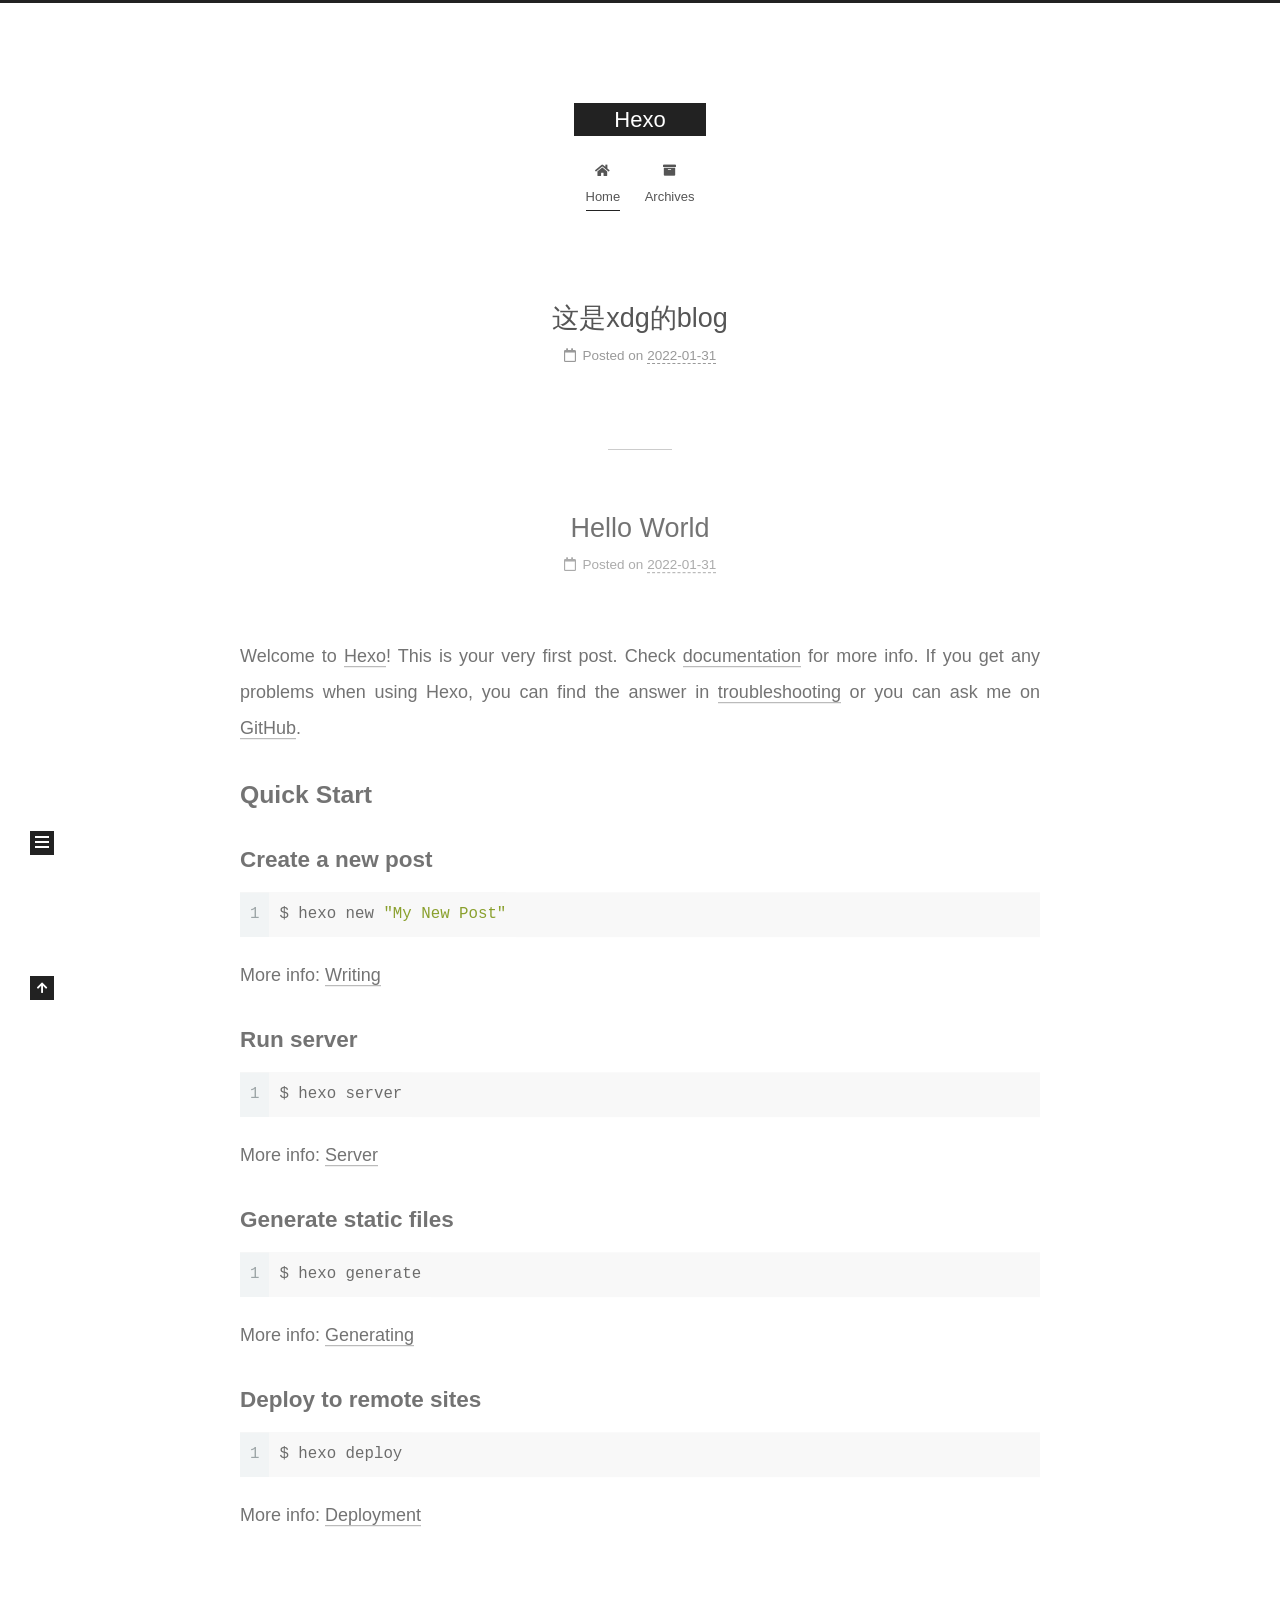
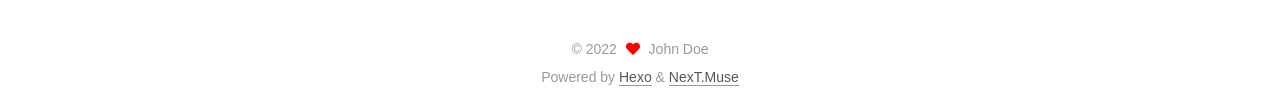
<file: index.html>
<!DOCTYPE html>
<html lang="en">
<head>
  <meta charset="UTF-8">
<meta name="viewport" content="width=device-width, initial-scale=1, maximum-scale=2">
<meta name="theme-color" content="#222">
<meta name="generator" content="Hexo 6.0.0">
  <link rel="apple-touch-icon" sizes="180x180" href="/images/apple-touch-icon-next.png">
  <link rel="icon" type="image/png" sizes="32x32" href="/images/favicon-32x32-next.png">
  <link rel="icon" type="image/png" sizes="16x16" href="/images/favicon-16x16-next.png">
  <link rel="mask-icon" href="/images/logo.svg" color="#222">

<link rel="stylesheet" href="/css/main.css">


<link rel="stylesheet" href="/lib/font-awesome/css/all.min.css">

<script id="hexo-configurations">
    var NexT = window.NexT || {};
    var CONFIG = {"hostname":"example.com","root":"/","scheme":"Muse","version":"7.8.0","exturl":false,"sidebar":{"position":"left","display":"post","padding":18,"offset":12,"onmobile":false},"copycode":{"enable":false,"show_result":false,"style":null},"back2top":{"enable":true,"sidebar":false,"scrollpercent":false},"bookmark":{"enable":false,"color":"#222","save":"auto"},"fancybox":false,"mediumzoom":false,"lazyload":false,"pangu":false,"comments":{"style":"tabs","active":null,"storage":true,"lazyload":false,"nav":null},"algolia":{"hits":{"per_page":10},"labels":{"input_placeholder":"Search for Posts","hits_empty":"We didn't find any results for the search: ${query}","hits_stats":"${hits} results found in ${time} ms"}},"localsearch":{"enable":false,"trigger":"auto","top_n_per_article":1,"unescape":false,"preload":false},"motion":{"enable":true,"async":false,"transition":{"post_block":"fadeIn","post_header":"slideDownIn","post_body":"slideDownIn","coll_header":"slideLeftIn","sidebar":"slideUpIn"}}};
  </script>

  <meta property="og:type" content="website">
<meta property="og:title" content="Hexo">
<meta property="og:url" content="http://example.com/index.html">
<meta property="og:site_name" content="Hexo">
<meta property="og:locale" content="en_US">
<meta property="article:author" content="John Doe">
<meta name="twitter:card" content="summary">

<link rel="canonical" href="http://example.com/">


<script id="page-configurations">
  // https://hexo.io/docs/variables.html
  CONFIG.page = {
    sidebar: "",
    isHome : true,
    isPost : false,
    lang   : 'en'
  };
</script>

  <title>Hexo</title>
  






  <noscript>
  <style>
  .use-motion .brand,
  .use-motion .menu-item,
  .sidebar-inner,
  .use-motion .post-block,
  .use-motion .pagination,
  .use-motion .comments,
  .use-motion .post-header,
  .use-motion .post-body,
  .use-motion .collection-header { opacity: initial; }

  .use-motion .site-title,
  .use-motion .site-subtitle {
    opacity: initial;
    top: initial;
  }

  .use-motion .logo-line-before i { left: initial; }
  .use-motion .logo-line-after i { right: initial; }
  </style>
</noscript>

</head>

<body itemscope itemtype="http://schema.org/WebPage">
  <div class="container use-motion">
    <div class="headband"></div>

    <header class="header" itemscope itemtype="http://schema.org/WPHeader">
      <div class="header-inner"><div class="site-brand-container">
  <div class="site-nav-toggle">
    <div class="toggle" aria-label="Toggle navigation bar">
      <span class="toggle-line toggle-line-first"></span>
      <span class="toggle-line toggle-line-middle"></span>
      <span class="toggle-line toggle-line-last"></span>
    </div>
  </div>

  <div class="site-meta">

    <a href="/" class="brand" rel="start">
      <span class="logo-line-before"><i></i></span>
      <h1 class="site-title">Hexo</h1>
      <span class="logo-line-after"><i></i></span>
    </a>
  </div>

  <div class="site-nav-right">
    <div class="toggle popup-trigger">
    </div>
  </div>
</div>




<nav class="site-nav">
  <ul id="menu" class="main-menu menu">
        <li class="menu-item menu-item-home">

    <a href="/" rel="section"><i class="fa fa-home fa-fw"></i>Home</a>

  </li>
        <li class="menu-item menu-item-archives">

    <a href="/archives/" rel="section"><i class="fa fa-archive fa-fw"></i>Archives</a>

  </li>
  </ul>
</nav>




</div>
    </header>

    
  <div class="back-to-top">
    <i class="fa fa-arrow-up"></i>
    <span>0%</span>
  </div>


    <main class="main">
      <div class="main-inner">
        <div class="content-wrap">
          

          <div class="content index posts-expand">
            
      
  
  
  <article itemscope itemtype="http://schema.org/Article" class="post-block" lang="en">
    <link itemprop="mainEntityOfPage" href="http://example.com/2022/01/31/%E8%BF%99%E6%98%AFxdg%E7%9A%84blog/">

    <span hidden itemprop="author" itemscope itemtype="http://schema.org/Person">
      <meta itemprop="image" content="/images/avatar.gif">
      <meta itemprop="name" content="John Doe">
      <meta itemprop="description" content="">
    </span>

    <span hidden itemprop="publisher" itemscope itemtype="http://schema.org/Organization">
      <meta itemprop="name" content="Hexo">
    </span>
      <header class="post-header">
        <h2 class="post-title" itemprop="name headline">
          
            <a href="/2022/01/31/%E8%BF%99%E6%98%AFxdg%E7%9A%84blog/" class="post-title-link" itemprop="url">这是xdg的blog</a>
        </h2>

        <div class="post-meta">
            <span class="post-meta-item">
              <span class="post-meta-item-icon">
                <i class="far fa-calendar"></i>
              </span>
              <span class="post-meta-item-text">Posted on</span>

              <time title="Created: 2022-01-31 18:48:08" itemprop="dateCreated datePublished" datetime="2022-01-31T18:48:08+08:00">2022-01-31</time>
            </span>

          

        </div>
      </header>

    
    
    
    <div class="post-body" itemprop="articleBody">

      
          
      
    </div>

    
    
    
      <footer class="post-footer">
        <div class="post-eof"></div>
      </footer>
  </article>
  
  
  

      
  
  
  <article itemscope itemtype="http://schema.org/Article" class="post-block" lang="en">
    <link itemprop="mainEntityOfPage" href="http://example.com/2022/01/31/hello-world/">

    <span hidden itemprop="author" itemscope itemtype="http://schema.org/Person">
      <meta itemprop="image" content="/images/avatar.gif">
      <meta itemprop="name" content="John Doe">
      <meta itemprop="description" content="">
    </span>

    <span hidden itemprop="publisher" itemscope itemtype="http://schema.org/Organization">
      <meta itemprop="name" content="Hexo">
    </span>
      <header class="post-header">
        <h2 class="post-title" itemprop="name headline">
          
            <a href="/2022/01/31/hello-world/" class="post-title-link" itemprop="url">Hello World</a>
        </h2>

        <div class="post-meta">
            <span class="post-meta-item">
              <span class="post-meta-item-icon">
                <i class="far fa-calendar"></i>
              </span>
              <span class="post-meta-item-text">Posted on</span>

              <time title="Created: 2022-01-31 17:58:28" itemprop="dateCreated datePublished" datetime="2022-01-31T17:58:28+08:00">2022-01-31</time>
            </span>

          

        </div>
      </header>

    
    
    
    <div class="post-body" itemprop="articleBody">

      
          <p>Welcome to <a target="_blank" rel="noopener" href="https://hexo.io/">Hexo</a>! This is your very first post. Check <a target="_blank" rel="noopener" href="https://hexo.io/docs/">documentation</a> for more info. If you get any problems when using Hexo, you can find the answer in <a target="_blank" rel="noopener" href="https://hexo.io/docs/troubleshooting.html">troubleshooting</a> or you can ask me on <a target="_blank" rel="noopener" href="https://github.com/hexojs/hexo/issues">GitHub</a>.</p>
<h2 id="Quick-Start"><a href="#Quick-Start" class="headerlink" title="Quick Start"></a>Quick Start</h2><h3 id="Create-a-new-post"><a href="#Create-a-new-post" class="headerlink" title="Create a new post"></a>Create a new post</h3><figure class="highlight bash"><table><tr><td class="gutter"><pre><span class="line">1</span><br></pre></td><td class="code"><pre><span class="line">$ hexo new <span class="string">&quot;My New Post&quot;</span></span><br></pre></td></tr></table></figure>

<p>More info: <a target="_blank" rel="noopener" href="https://hexo.io/docs/writing.html">Writing</a></p>
<h3 id="Run-server"><a href="#Run-server" class="headerlink" title="Run server"></a>Run server</h3><figure class="highlight bash"><table><tr><td class="gutter"><pre><span class="line">1</span><br></pre></td><td class="code"><pre><span class="line">$ hexo server</span><br></pre></td></tr></table></figure>

<p>More info: <a target="_blank" rel="noopener" href="https://hexo.io/docs/server.html">Server</a></p>
<h3 id="Generate-static-files"><a href="#Generate-static-files" class="headerlink" title="Generate static files"></a>Generate static files</h3><figure class="highlight bash"><table><tr><td class="gutter"><pre><span class="line">1</span><br></pre></td><td class="code"><pre><span class="line">$ hexo generate</span><br></pre></td></tr></table></figure>

<p>More info: <a target="_blank" rel="noopener" href="https://hexo.io/docs/generating.html">Generating</a></p>
<h3 id="Deploy-to-remote-sites"><a href="#Deploy-to-remote-sites" class="headerlink" title="Deploy to remote sites"></a>Deploy to remote sites</h3><figure class="highlight bash"><table><tr><td class="gutter"><pre><span class="line">1</span><br></pre></td><td class="code"><pre><span class="line">$ hexo deploy</span><br></pre></td></tr></table></figure>

<p>More info: <a target="_blank" rel="noopener" href="https://hexo.io/docs/one-command-deployment.html">Deployment</a></p>

      
    </div>

    
    
    
      <footer class="post-footer">
        <div class="post-eof"></div>
      </footer>
  </article>
  
  
  


  



          </div>
          

<script>
  window.addEventListener('tabs:register', () => {
    let { activeClass } = CONFIG.comments;
    if (CONFIG.comments.storage) {
      activeClass = localStorage.getItem('comments_active') || activeClass;
    }
    if (activeClass) {
      let activeTab = document.querySelector(`a[href="#comment-${activeClass}"]`);
      if (activeTab) {
        activeTab.click();
      }
    }
  });
  if (CONFIG.comments.storage) {
    window.addEventListener('tabs:click', event => {
      if (!event.target.matches('.tabs-comment .tab-content .tab-pane')) return;
      let commentClass = event.target.classList[1];
      localStorage.setItem('comments_active', commentClass);
    });
  }
</script>

        </div>
          
  
  <div class="toggle sidebar-toggle">
    <span class="toggle-line toggle-line-first"></span>
    <span class="toggle-line toggle-line-middle"></span>
    <span class="toggle-line toggle-line-last"></span>
  </div>

  <aside class="sidebar">
    <div class="sidebar-inner">

      <ul class="sidebar-nav motion-element">
        <li class="sidebar-nav-toc">
          Table of Contents
        </li>
        <li class="sidebar-nav-overview">
          Overview
        </li>
      </ul>

      <!--noindex-->
      <div class="post-toc-wrap sidebar-panel">
      </div>
      <!--/noindex-->

      <div class="site-overview-wrap sidebar-panel">
        <div class="site-author motion-element" itemprop="author" itemscope itemtype="http://schema.org/Person">
  <p class="site-author-name" itemprop="name">John Doe</p>
  <div class="site-description" itemprop="description"></div>
</div>
<div class="site-state-wrap motion-element">
  <nav class="site-state">
      <div class="site-state-item site-state-posts">
          <a href="/archives/">
        
          <span class="site-state-item-count">2</span>
          <span class="site-state-item-name">posts</span>
        </a>
      </div>
  </nav>
</div>



      </div>

    </div>
  </aside>
  <div id="sidebar-dimmer"></div>


      </div>
    </main>

    <footer class="footer">
      <div class="footer-inner">
        

        

<div class="copyright">
  
  &copy; 
  <span itemprop="copyrightYear">2022</span>
  <span class="with-love">
    <i class="fa fa-heart"></i>
  </span>
  <span class="author" itemprop="copyrightHolder">John Doe</span>
</div>
  <div class="powered-by">Powered by <a href="https://hexo.io/" class="theme-link" rel="noopener" target="_blank">Hexo</a> & <a href="https://muse.theme-next.org/" class="theme-link" rel="noopener" target="_blank">NexT.Muse</a>
  </div>

        








      </div>
    </footer>
  </div>

  
  <script src="/lib/anime.min.js"></script>
  <script src="/lib/velocity/velocity.min.js"></script>
  <script src="/lib/velocity/velocity.ui.min.js"></script>

<script src="/js/utils.js"></script>

<script src="/js/motion.js"></script>


<script src="/js/schemes/muse.js"></script>


<script src="/js/next-boot.js"></script>




  















  

  

</body>
</html>
</file>
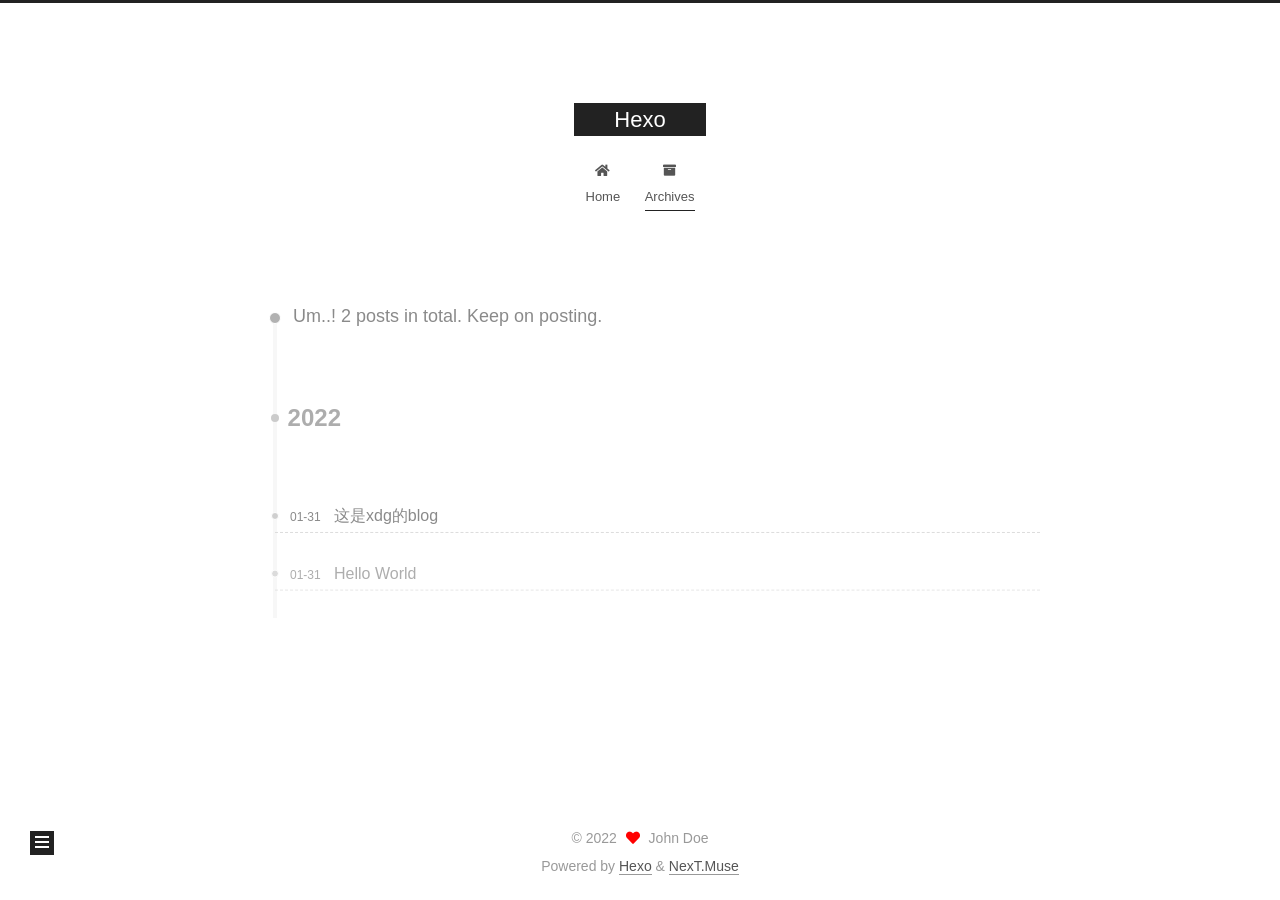
<file: archives/index.html>
<!DOCTYPE html>
<html lang="en">
<head>
  <meta charset="UTF-8">
<meta name="viewport" content="width=device-width, initial-scale=1, maximum-scale=2">
<meta name="theme-color" content="#222">
<meta name="generator" content="Hexo 6.0.0">
  <link rel="apple-touch-icon" sizes="180x180" href="/images/apple-touch-icon-next.png">
  <link rel="icon" type="image/png" sizes="32x32" href="/images/favicon-32x32-next.png">
  <link rel="icon" type="image/png" sizes="16x16" href="/images/favicon-16x16-next.png">
  <link rel="mask-icon" href="/images/logo.svg" color="#222">

<link rel="stylesheet" href="/css/main.css">


<link rel="stylesheet" href="/lib/font-awesome/css/all.min.css">

<script id="hexo-configurations">
    var NexT = window.NexT || {};
    var CONFIG = {"hostname":"example.com","root":"/","scheme":"Muse","version":"7.8.0","exturl":false,"sidebar":{"position":"left","display":"post","padding":18,"offset":12,"onmobile":false},"copycode":{"enable":false,"show_result":false,"style":null},"back2top":{"enable":true,"sidebar":false,"scrollpercent":false},"bookmark":{"enable":false,"color":"#222","save":"auto"},"fancybox":false,"mediumzoom":false,"lazyload":false,"pangu":false,"comments":{"style":"tabs","active":null,"storage":true,"lazyload":false,"nav":null},"algolia":{"hits":{"per_page":10},"labels":{"input_placeholder":"Search for Posts","hits_empty":"We didn't find any results for the search: ${query}","hits_stats":"${hits} results found in ${time} ms"}},"localsearch":{"enable":false,"trigger":"auto","top_n_per_article":1,"unescape":false,"preload":false},"motion":{"enable":true,"async":false,"transition":{"post_block":"fadeIn","post_header":"slideDownIn","post_body":"slideDownIn","coll_header":"slideLeftIn","sidebar":"slideUpIn"}}};
  </script>

  <meta property="og:type" content="website">
<meta property="og:title" content="Hexo">
<meta property="og:url" content="http://example.com/archives/index.html">
<meta property="og:site_name" content="Hexo">
<meta property="og:locale" content="en_US">
<meta property="article:author" content="John Doe">
<meta name="twitter:card" content="summary">

<link rel="canonical" href="http://example.com/archives/">


<script id="page-configurations">
  // https://hexo.io/docs/variables.html
  CONFIG.page = {
    sidebar: "",
    isHome : false,
    isPost : false,
    lang   : 'en'
  };
</script>

  <title>Archive | Hexo</title>
  






  <noscript>
  <style>
  .use-motion .brand,
  .use-motion .menu-item,
  .sidebar-inner,
  .use-motion .post-block,
  .use-motion .pagination,
  .use-motion .comments,
  .use-motion .post-header,
  .use-motion .post-body,
  .use-motion .collection-header { opacity: initial; }

  .use-motion .site-title,
  .use-motion .site-subtitle {
    opacity: initial;
    top: initial;
  }

  .use-motion .logo-line-before i { left: initial; }
  .use-motion .logo-line-after i { right: initial; }
  </style>
</noscript>

</head>

<body itemscope itemtype="http://schema.org/WebPage">
  <div class="container use-motion">
    <div class="headband"></div>

    <header class="header" itemscope itemtype="http://schema.org/WPHeader">
      <div class="header-inner"><div class="site-brand-container">
  <div class="site-nav-toggle">
    <div class="toggle" aria-label="Toggle navigation bar">
      <span class="toggle-line toggle-line-first"></span>
      <span class="toggle-line toggle-line-middle"></span>
      <span class="toggle-line toggle-line-last"></span>
    </div>
  </div>

  <div class="site-meta">

    <a href="/" class="brand" rel="start">
      <span class="logo-line-before"><i></i></span>
      <h1 class="site-title">Hexo</h1>
      <span class="logo-line-after"><i></i></span>
    </a>
  </div>

  <div class="site-nav-right">
    <div class="toggle popup-trigger">
    </div>
  </div>
</div>




<nav class="site-nav">
  <ul id="menu" class="main-menu menu">
        <li class="menu-item menu-item-home">

    <a href="/" rel="section"><i class="fa fa-home fa-fw"></i>Home</a>

  </li>
        <li class="menu-item menu-item-archives">

    <a href="/archives/" rel="section"><i class="fa fa-archive fa-fw"></i>Archives</a>

  </li>
  </ul>
</nav>




</div>
    </header>

    
  <div class="back-to-top">
    <i class="fa fa-arrow-up"></i>
    <span>0%</span>
  </div>


    <main class="main">
      <div class="main-inner">
        <div class="content-wrap">
          

          <div class="content archive">
            

  
  
  
  <div class="post-block">
    <div class="posts-collapse">
      <div class="collection-title">
        <span class="collection-header">Um..! 2 posts in total. Keep on posting.</span>
      </div>

      
    <div class="collection-year">
      <span class="collection-header">2022</span>
    </div>

  <article itemscope itemtype="http://schema.org/Article">
    <header class="post-header">

      <div class="post-meta">
        <time itemprop="dateCreated"
              datetime="2022-01-31T18:48:08+08:00"
              content="2022-01-31">
          01-31
        </time>
      </div>

      <div class="post-title">
          <a class="post-title-link" href="/2022/01/31/%E8%BF%99%E6%98%AFxdg%E7%9A%84blog/" itemprop="url">
            <span itemprop="name">这是xdg的blog</span>
          </a>
      </div>

    </header>
  </article>

  <article itemscope itemtype="http://schema.org/Article">
    <header class="post-header">

      <div class="post-meta">
        <time itemprop="dateCreated"
              datetime="2022-01-31T17:58:28+08:00"
              content="2022-01-31">
          01-31
        </time>
      </div>

      <div class="post-title">
          <a class="post-title-link" href="/2022/01/31/hello-world/" itemprop="url">
            <span itemprop="name">Hello World</span>
          </a>
      </div>

    </header>
  </article>


    </div>
  </div>
  
  
  

  



          </div>
          

<script>
  window.addEventListener('tabs:register', () => {
    let { activeClass } = CONFIG.comments;
    if (CONFIG.comments.storage) {
      activeClass = localStorage.getItem('comments_active') || activeClass;
    }
    if (activeClass) {
      let activeTab = document.querySelector(`a[href="#comment-${activeClass}"]`);
      if (activeTab) {
        activeTab.click();
      }
    }
  });
  if (CONFIG.comments.storage) {
    window.addEventListener('tabs:click', event => {
      if (!event.target.matches('.tabs-comment .tab-content .tab-pane')) return;
      let commentClass = event.target.classList[1];
      localStorage.setItem('comments_active', commentClass);
    });
  }
</script>

        </div>
          
  
  <div class="toggle sidebar-toggle">
    <span class="toggle-line toggle-line-first"></span>
    <span class="toggle-line toggle-line-middle"></span>
    <span class="toggle-line toggle-line-last"></span>
  </div>

  <aside class="sidebar">
    <div class="sidebar-inner">

      <ul class="sidebar-nav motion-element">
        <li class="sidebar-nav-toc">
          Table of Contents
        </li>
        <li class="sidebar-nav-overview">
          Overview
        </li>
      </ul>

      <!--noindex-->
      <div class="post-toc-wrap sidebar-panel">
      </div>
      <!--/noindex-->

      <div class="site-overview-wrap sidebar-panel">
        <div class="site-author motion-element" itemprop="author" itemscope itemtype="http://schema.org/Person">
  <p class="site-author-name" itemprop="name">John Doe</p>
  <div class="site-description" itemprop="description"></div>
</div>
<div class="site-state-wrap motion-element">
  <nav class="site-state">
      <div class="site-state-item site-state-posts">
          <a href="/archives/">
        
          <span class="site-state-item-count">2</span>
          <span class="site-state-item-name">posts</span>
        </a>
      </div>
  </nav>
</div>



      </div>

    </div>
  </aside>
  <div id="sidebar-dimmer"></div>


      </div>
    </main>

    <footer class="footer">
      <div class="footer-inner">
        

        

<div class="copyright">
  
  &copy; 
  <span itemprop="copyrightYear">2022</span>
  <span class="with-love">
    <i class="fa fa-heart"></i>
  </span>
  <span class="author" itemprop="copyrightHolder">John Doe</span>
</div>
  <div class="powered-by">Powered by <a href="https://hexo.io/" class="theme-link" rel="noopener" target="_blank">Hexo</a> & <a href="https://muse.theme-next.org/" class="theme-link" rel="noopener" target="_blank">NexT.Muse</a>
  </div>

        








      </div>
    </footer>
  </div>

  
  <script src="/lib/anime.min.js"></script>
  <script src="/lib/velocity/velocity.min.js"></script>
  <script src="/lib/velocity/velocity.ui.min.js"></script>

<script src="/js/utils.js"></script>

<script src="/js/motion.js"></script>


<script src="/js/schemes/muse.js"></script>


<script src="/js/next-boot.js"></script>




  















  

  

</body>
</html>
</file>
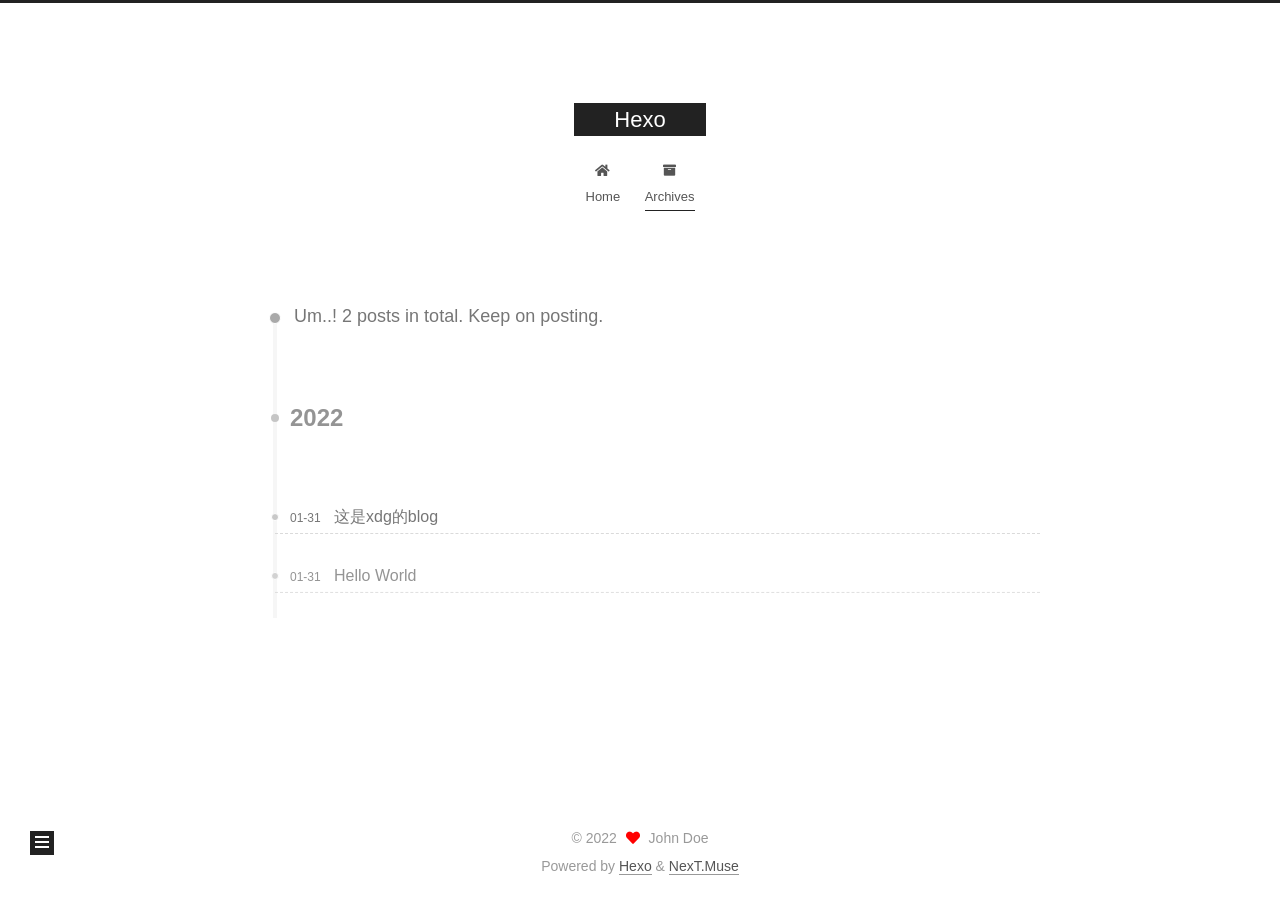
<file: archives/2022/index.html>
<!DOCTYPE html>
<html lang="en">
<head>
  <meta charset="UTF-8">
<meta name="viewport" content="width=device-width, initial-scale=1, maximum-scale=2">
<meta name="theme-color" content="#222">
<meta name="generator" content="Hexo 6.0.0">
  <link rel="apple-touch-icon" sizes="180x180" href="/images/apple-touch-icon-next.png">
  <link rel="icon" type="image/png" sizes="32x32" href="/images/favicon-32x32-next.png">
  <link rel="icon" type="image/png" sizes="16x16" href="/images/favicon-16x16-next.png">
  <link rel="mask-icon" href="/images/logo.svg" color="#222">

<link rel="stylesheet" href="/css/main.css">


<link rel="stylesheet" href="/lib/font-awesome/css/all.min.css">

<script id="hexo-configurations">
    var NexT = window.NexT || {};
    var CONFIG = {"hostname":"example.com","root":"/","scheme":"Muse","version":"7.8.0","exturl":false,"sidebar":{"position":"left","display":"post","padding":18,"offset":12,"onmobile":false},"copycode":{"enable":false,"show_result":false,"style":null},"back2top":{"enable":true,"sidebar":false,"scrollpercent":false},"bookmark":{"enable":false,"color":"#222","save":"auto"},"fancybox":false,"mediumzoom":false,"lazyload":false,"pangu":false,"comments":{"style":"tabs","active":null,"storage":true,"lazyload":false,"nav":null},"algolia":{"hits":{"per_page":10},"labels":{"input_placeholder":"Search for Posts","hits_empty":"We didn't find any results for the search: ${query}","hits_stats":"${hits} results found in ${time} ms"}},"localsearch":{"enable":false,"trigger":"auto","top_n_per_article":1,"unescape":false,"preload":false},"motion":{"enable":true,"async":false,"transition":{"post_block":"fadeIn","post_header":"slideDownIn","post_body":"slideDownIn","coll_header":"slideLeftIn","sidebar":"slideUpIn"}}};
  </script>

  <meta property="og:type" content="website">
<meta property="og:title" content="Hexo">
<meta property="og:url" content="http://example.com/archives/2022/index.html">
<meta property="og:site_name" content="Hexo">
<meta property="og:locale" content="en_US">
<meta property="article:author" content="John Doe">
<meta name="twitter:card" content="summary">

<link rel="canonical" href="http://example.com/archives/2022/">


<script id="page-configurations">
  // https://hexo.io/docs/variables.html
  CONFIG.page = {
    sidebar: "",
    isHome : false,
    isPost : false,
    lang   : 'en'
  };
</script>

  <title>Archive | Hexo</title>
  






  <noscript>
  <style>
  .use-motion .brand,
  .use-motion .menu-item,
  .sidebar-inner,
  .use-motion .post-block,
  .use-motion .pagination,
  .use-motion .comments,
  .use-motion .post-header,
  .use-motion .post-body,
  .use-motion .collection-header { opacity: initial; }

  .use-motion .site-title,
  .use-motion .site-subtitle {
    opacity: initial;
    top: initial;
  }

  .use-motion .logo-line-before i { left: initial; }
  .use-motion .logo-line-after i { right: initial; }
  </style>
</noscript>

</head>

<body itemscope itemtype="http://schema.org/WebPage">
  <div class="container use-motion">
    <div class="headband"></div>

    <header class="header" itemscope itemtype="http://schema.org/WPHeader">
      <div class="header-inner"><div class="site-brand-container">
  <div class="site-nav-toggle">
    <div class="toggle" aria-label="Toggle navigation bar">
      <span class="toggle-line toggle-line-first"></span>
      <span class="toggle-line toggle-line-middle"></span>
      <span class="toggle-line toggle-line-last"></span>
    </div>
  </div>

  <div class="site-meta">

    <a href="/" class="brand" rel="start">
      <span class="logo-line-before"><i></i></span>
      <h1 class="site-title">Hexo</h1>
      <span class="logo-line-after"><i></i></span>
    </a>
  </div>

  <div class="site-nav-right">
    <div class="toggle popup-trigger">
    </div>
  </div>
</div>




<nav class="site-nav">
  <ul id="menu" class="main-menu menu">
        <li class="menu-item menu-item-home">

    <a href="/" rel="section"><i class="fa fa-home fa-fw"></i>Home</a>

  </li>
        <li class="menu-item menu-item-archives">

    <a href="/archives/" rel="section"><i class="fa fa-archive fa-fw"></i>Archives</a>

  </li>
  </ul>
</nav>




</div>
    </header>

    
  <div class="back-to-top">
    <i class="fa fa-arrow-up"></i>
    <span>0%</span>
  </div>


    <main class="main">
      <div class="main-inner">
        <div class="content-wrap">
          

          <div class="content archive">
            

  
  
  
  <div class="post-block">
    <div class="posts-collapse">
      <div class="collection-title">
        <span class="collection-header">Um..! 2 posts in total. Keep on posting.</span>
      </div>

      
    <div class="collection-year">
      <span class="collection-header">2022</span>
    </div>

  <article itemscope itemtype="http://schema.org/Article">
    <header class="post-header">

      <div class="post-meta">
        <time itemprop="dateCreated"
              datetime="2022-01-31T18:48:08+08:00"
              content="2022-01-31">
          01-31
        </time>
      </div>

      <div class="post-title">
          <a class="post-title-link" href="/2022/01/31/%E8%BF%99%E6%98%AFxdg%E7%9A%84blog/" itemprop="url">
            <span itemprop="name">这是xdg的blog</span>
          </a>
      </div>

    </header>
  </article>

  <article itemscope itemtype="http://schema.org/Article">
    <header class="post-header">

      <div class="post-meta">
        <time itemprop="dateCreated"
              datetime="2022-01-31T17:58:28+08:00"
              content="2022-01-31">
          01-31
        </time>
      </div>

      <div class="post-title">
          <a class="post-title-link" href="/2022/01/31/hello-world/" itemprop="url">
            <span itemprop="name">Hello World</span>
          </a>
      </div>

    </header>
  </article>


    </div>
  </div>
  
  
  

  



          </div>
          

<script>
  window.addEventListener('tabs:register', () => {
    let { activeClass } = CONFIG.comments;
    if (CONFIG.comments.storage) {
      activeClass = localStorage.getItem('comments_active') || activeClass;
    }
    if (activeClass) {
      let activeTab = document.querySelector(`a[href="#comment-${activeClass}"]`);
      if (activeTab) {
        activeTab.click();
      }
    }
  });
  if (CONFIG.comments.storage) {
    window.addEventListener('tabs:click', event => {
      if (!event.target.matches('.tabs-comment .tab-content .tab-pane')) return;
      let commentClass = event.target.classList[1];
      localStorage.setItem('comments_active', commentClass);
    });
  }
</script>

        </div>
          
  
  <div class="toggle sidebar-toggle">
    <span class="toggle-line toggle-line-first"></span>
    <span class="toggle-line toggle-line-middle"></span>
    <span class="toggle-line toggle-line-last"></span>
  </div>

  <aside class="sidebar">
    <div class="sidebar-inner">

      <ul class="sidebar-nav motion-element">
        <li class="sidebar-nav-toc">
          Table of Contents
        </li>
        <li class="sidebar-nav-overview">
          Overview
        </li>
      </ul>

      <!--noindex-->
      <div class="post-toc-wrap sidebar-panel">
      </div>
      <!--/noindex-->

      <div class="site-overview-wrap sidebar-panel">
        <div class="site-author motion-element" itemprop="author" itemscope itemtype="http://schema.org/Person">
  <p class="site-author-name" itemprop="name">John Doe</p>
  <div class="site-description" itemprop="description"></div>
</div>
<div class="site-state-wrap motion-element">
  <nav class="site-state">
      <div class="site-state-item site-state-posts">
          <a href="/archives/">
        
          <span class="site-state-item-count">2</span>
          <span class="site-state-item-name">posts</span>
        </a>
      </div>
  </nav>
</div>



      </div>

    </div>
  </aside>
  <div id="sidebar-dimmer"></div>


      </div>
    </main>

    <footer class="footer">
      <div class="footer-inner">
        

        

<div class="copyright">
  
  &copy; 
  <span itemprop="copyrightYear">2022</span>
  <span class="with-love">
    <i class="fa fa-heart"></i>
  </span>
  <span class="author" itemprop="copyrightHolder">John Doe</span>
</div>
  <div class="powered-by">Powered by <a href="https://hexo.io/" class="theme-link" rel="noopener" target="_blank">Hexo</a> & <a href="https://muse.theme-next.org/" class="theme-link" rel="noopener" target="_blank">NexT.Muse</a>
  </div>

        








      </div>
    </footer>
  </div>

  
  <script src="/lib/anime.min.js"></script>
  <script src="/lib/velocity/velocity.min.js"></script>
  <script src="/lib/velocity/velocity.ui.min.js"></script>

<script src="/js/utils.js"></script>

<script src="/js/motion.js"></script>


<script src="/js/schemes/muse.js"></script>


<script src="/js/next-boot.js"></script>




  















  

  

</body>
</html>
</file>
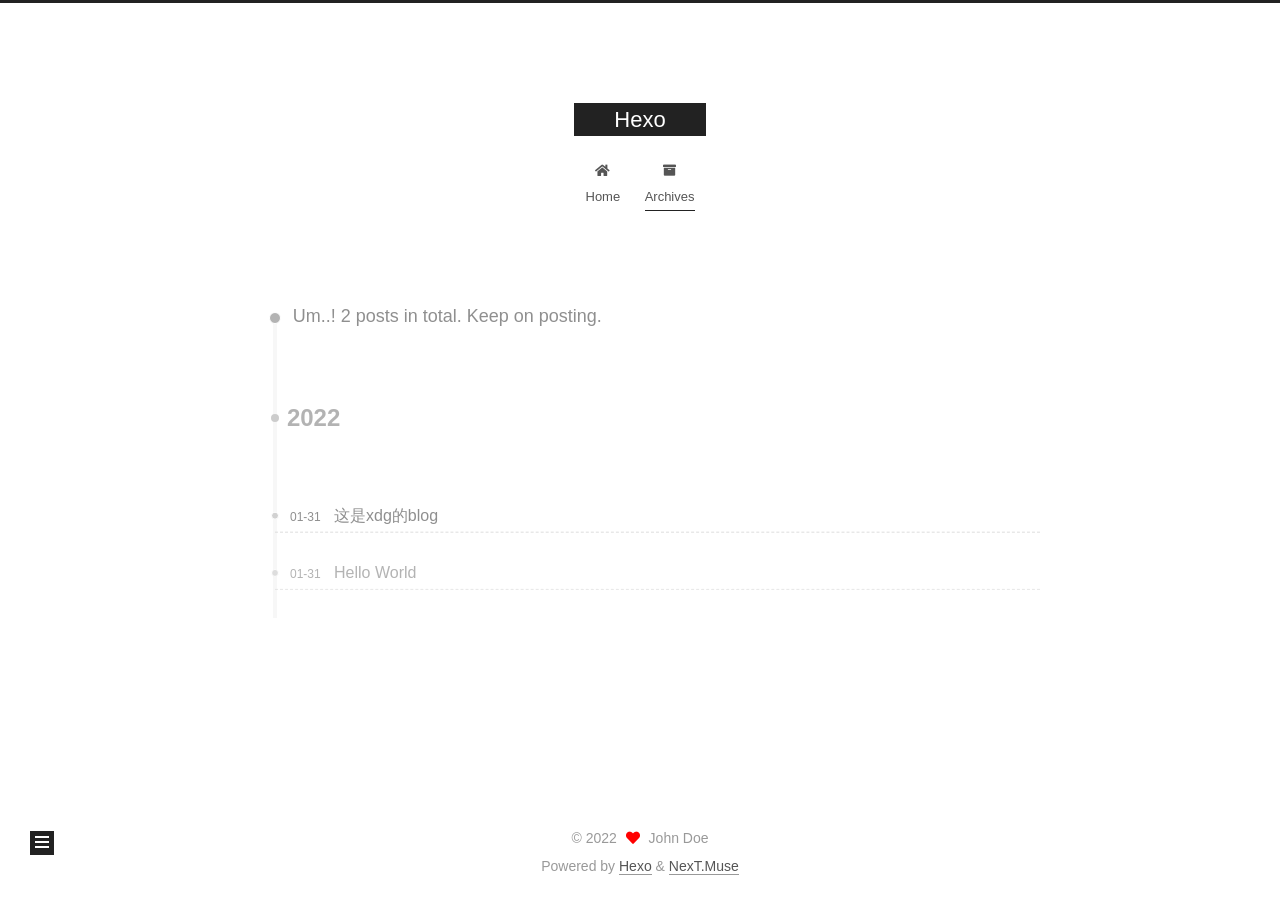
<file: archives/2022/01/index.html>
<!DOCTYPE html>
<html lang="en">
<head>
  <meta charset="UTF-8">
<meta name="viewport" content="width=device-width, initial-scale=1, maximum-scale=2">
<meta name="theme-color" content="#222">
<meta name="generator" content="Hexo 6.0.0">
  <link rel="apple-touch-icon" sizes="180x180" href="/images/apple-touch-icon-next.png">
  <link rel="icon" type="image/png" sizes="32x32" href="/images/favicon-32x32-next.png">
  <link rel="icon" type="image/png" sizes="16x16" href="/images/favicon-16x16-next.png">
  <link rel="mask-icon" href="/images/logo.svg" color="#222">

<link rel="stylesheet" href="/css/main.css">


<link rel="stylesheet" href="/lib/font-awesome/css/all.min.css">

<script id="hexo-configurations">
    var NexT = window.NexT || {};
    var CONFIG = {"hostname":"example.com","root":"/","scheme":"Muse","version":"7.8.0","exturl":false,"sidebar":{"position":"left","display":"post","padding":18,"offset":12,"onmobile":false},"copycode":{"enable":false,"show_result":false,"style":null},"back2top":{"enable":true,"sidebar":false,"scrollpercent":false},"bookmark":{"enable":false,"color":"#222","save":"auto"},"fancybox":false,"mediumzoom":false,"lazyload":false,"pangu":false,"comments":{"style":"tabs","active":null,"storage":true,"lazyload":false,"nav":null},"algolia":{"hits":{"per_page":10},"labels":{"input_placeholder":"Search for Posts","hits_empty":"We didn't find any results for the search: ${query}","hits_stats":"${hits} results found in ${time} ms"}},"localsearch":{"enable":false,"trigger":"auto","top_n_per_article":1,"unescape":false,"preload":false},"motion":{"enable":true,"async":false,"transition":{"post_block":"fadeIn","post_header":"slideDownIn","post_body":"slideDownIn","coll_header":"slideLeftIn","sidebar":"slideUpIn"}}};
  </script>

  <meta property="og:type" content="website">
<meta property="og:title" content="Hexo">
<meta property="og:url" content="http://example.com/archives/2022/01/index.html">
<meta property="og:site_name" content="Hexo">
<meta property="og:locale" content="en_US">
<meta property="article:author" content="John Doe">
<meta name="twitter:card" content="summary">

<link rel="canonical" href="http://example.com/archives/2022/01/">


<script id="page-configurations">
  // https://hexo.io/docs/variables.html
  CONFIG.page = {
    sidebar: "",
    isHome : false,
    isPost : false,
    lang   : 'en'
  };
</script>

  <title>Archive | Hexo</title>
  






  <noscript>
  <style>
  .use-motion .brand,
  .use-motion .menu-item,
  .sidebar-inner,
  .use-motion .post-block,
  .use-motion .pagination,
  .use-motion .comments,
  .use-motion .post-header,
  .use-motion .post-body,
  .use-motion .collection-header { opacity: initial; }

  .use-motion .site-title,
  .use-motion .site-subtitle {
    opacity: initial;
    top: initial;
  }

  .use-motion .logo-line-before i { left: initial; }
  .use-motion .logo-line-after i { right: initial; }
  </style>
</noscript>

</head>

<body itemscope itemtype="http://schema.org/WebPage">
  <div class="container use-motion">
    <div class="headband"></div>

    <header class="header" itemscope itemtype="http://schema.org/WPHeader">
      <div class="header-inner"><div class="site-brand-container">
  <div class="site-nav-toggle">
    <div class="toggle" aria-label="Toggle navigation bar">
      <span class="toggle-line toggle-line-first"></span>
      <span class="toggle-line toggle-line-middle"></span>
      <span class="toggle-line toggle-line-last"></span>
    </div>
  </div>

  <div class="site-meta">

    <a href="/" class="brand" rel="start">
      <span class="logo-line-before"><i></i></span>
      <h1 class="site-title">Hexo</h1>
      <span class="logo-line-after"><i></i></span>
    </a>
  </div>

  <div class="site-nav-right">
    <div class="toggle popup-trigger">
    </div>
  </div>
</div>




<nav class="site-nav">
  <ul id="menu" class="main-menu menu">
        <li class="menu-item menu-item-home">

    <a href="/" rel="section"><i class="fa fa-home fa-fw"></i>Home</a>

  </li>
        <li class="menu-item menu-item-archives">

    <a href="/archives/" rel="section"><i class="fa fa-archive fa-fw"></i>Archives</a>

  </li>
  </ul>
</nav>




</div>
    </header>

    
  <div class="back-to-top">
    <i class="fa fa-arrow-up"></i>
    <span>0%</span>
  </div>


    <main class="main">
      <div class="main-inner">
        <div class="content-wrap">
          

          <div class="content archive">
            

  
  
  
  <div class="post-block">
    <div class="posts-collapse">
      <div class="collection-title">
        <span class="collection-header">Um..! 2 posts in total. Keep on posting.</span>
      </div>

      
    <div class="collection-year">
      <span class="collection-header">2022</span>
    </div>

  <article itemscope itemtype="http://schema.org/Article">
    <header class="post-header">

      <div class="post-meta">
        <time itemprop="dateCreated"
              datetime="2022-01-31T18:48:08+08:00"
              content="2022-01-31">
          01-31
        </time>
      </div>

      <div class="post-title">
          <a class="post-title-link" href="/2022/01/31/%E8%BF%99%E6%98%AFxdg%E7%9A%84blog/" itemprop="url">
            <span itemprop="name">这是xdg的blog</span>
          </a>
      </div>

    </header>
  </article>

  <article itemscope itemtype="http://schema.org/Article">
    <header class="post-header">

      <div class="post-meta">
        <time itemprop="dateCreated"
              datetime="2022-01-31T17:58:28+08:00"
              content="2022-01-31">
          01-31
        </time>
      </div>

      <div class="post-title">
          <a class="post-title-link" href="/2022/01/31/hello-world/" itemprop="url">
            <span itemprop="name">Hello World</span>
          </a>
      </div>

    </header>
  </article>


    </div>
  </div>
  
  
  

  



          </div>
          

<script>
  window.addEventListener('tabs:register', () => {
    let { activeClass } = CONFIG.comments;
    if (CONFIG.comments.storage) {
      activeClass = localStorage.getItem('comments_active') || activeClass;
    }
    if (activeClass) {
      let activeTab = document.querySelector(`a[href="#comment-${activeClass}"]`);
      if (activeTab) {
        activeTab.click();
      }
    }
  });
  if (CONFIG.comments.storage) {
    window.addEventListener('tabs:click', event => {
      if (!event.target.matches('.tabs-comment .tab-content .tab-pane')) return;
      let commentClass = event.target.classList[1];
      localStorage.setItem('comments_active', commentClass);
    });
  }
</script>

        </div>
          
  
  <div class="toggle sidebar-toggle">
    <span class="toggle-line toggle-line-first"></span>
    <span class="toggle-line toggle-line-middle"></span>
    <span class="toggle-line toggle-line-last"></span>
  </div>

  <aside class="sidebar">
    <div class="sidebar-inner">

      <ul class="sidebar-nav motion-element">
        <li class="sidebar-nav-toc">
          Table of Contents
        </li>
        <li class="sidebar-nav-overview">
          Overview
        </li>
      </ul>

      <!--noindex-->
      <div class="post-toc-wrap sidebar-panel">
      </div>
      <!--/noindex-->

      <div class="site-overview-wrap sidebar-panel">
        <div class="site-author motion-element" itemprop="author" itemscope itemtype="http://schema.org/Person">
  <p class="site-author-name" itemprop="name">John Doe</p>
  <div class="site-description" itemprop="description"></div>
</div>
<div class="site-state-wrap motion-element">
  <nav class="site-state">
      <div class="site-state-item site-state-posts">
          <a href="/archives/">
        
          <span class="site-state-item-count">2</span>
          <span class="site-state-item-name">posts</span>
        </a>
      </div>
  </nav>
</div>



      </div>

    </div>
  </aside>
  <div id="sidebar-dimmer"></div>


      </div>
    </main>

    <footer class="footer">
      <div class="footer-inner">
        

        

<div class="copyright">
  
  &copy; 
  <span itemprop="copyrightYear">2022</span>
  <span class="with-love">
    <i class="fa fa-heart"></i>
  </span>
  <span class="author" itemprop="copyrightHolder">John Doe</span>
</div>
  <div class="powered-by">Powered by <a href="https://hexo.io/" class="theme-link" rel="noopener" target="_blank">Hexo</a> & <a href="https://muse.theme-next.org/" class="theme-link" rel="noopener" target="_blank">NexT.Muse</a>
  </div>

        








      </div>
    </footer>
  </div>

  
  <script src="/lib/anime.min.js"></script>
  <script src="/lib/velocity/velocity.min.js"></script>
  <script src="/lib/velocity/velocity.ui.min.js"></script>

<script src="/js/utils.js"></script>

<script src="/js/motion.js"></script>


<script src="/js/schemes/muse.js"></script>


<script src="/js/next-boot.js"></script>




  















  

  

</body>
</html>
</file>
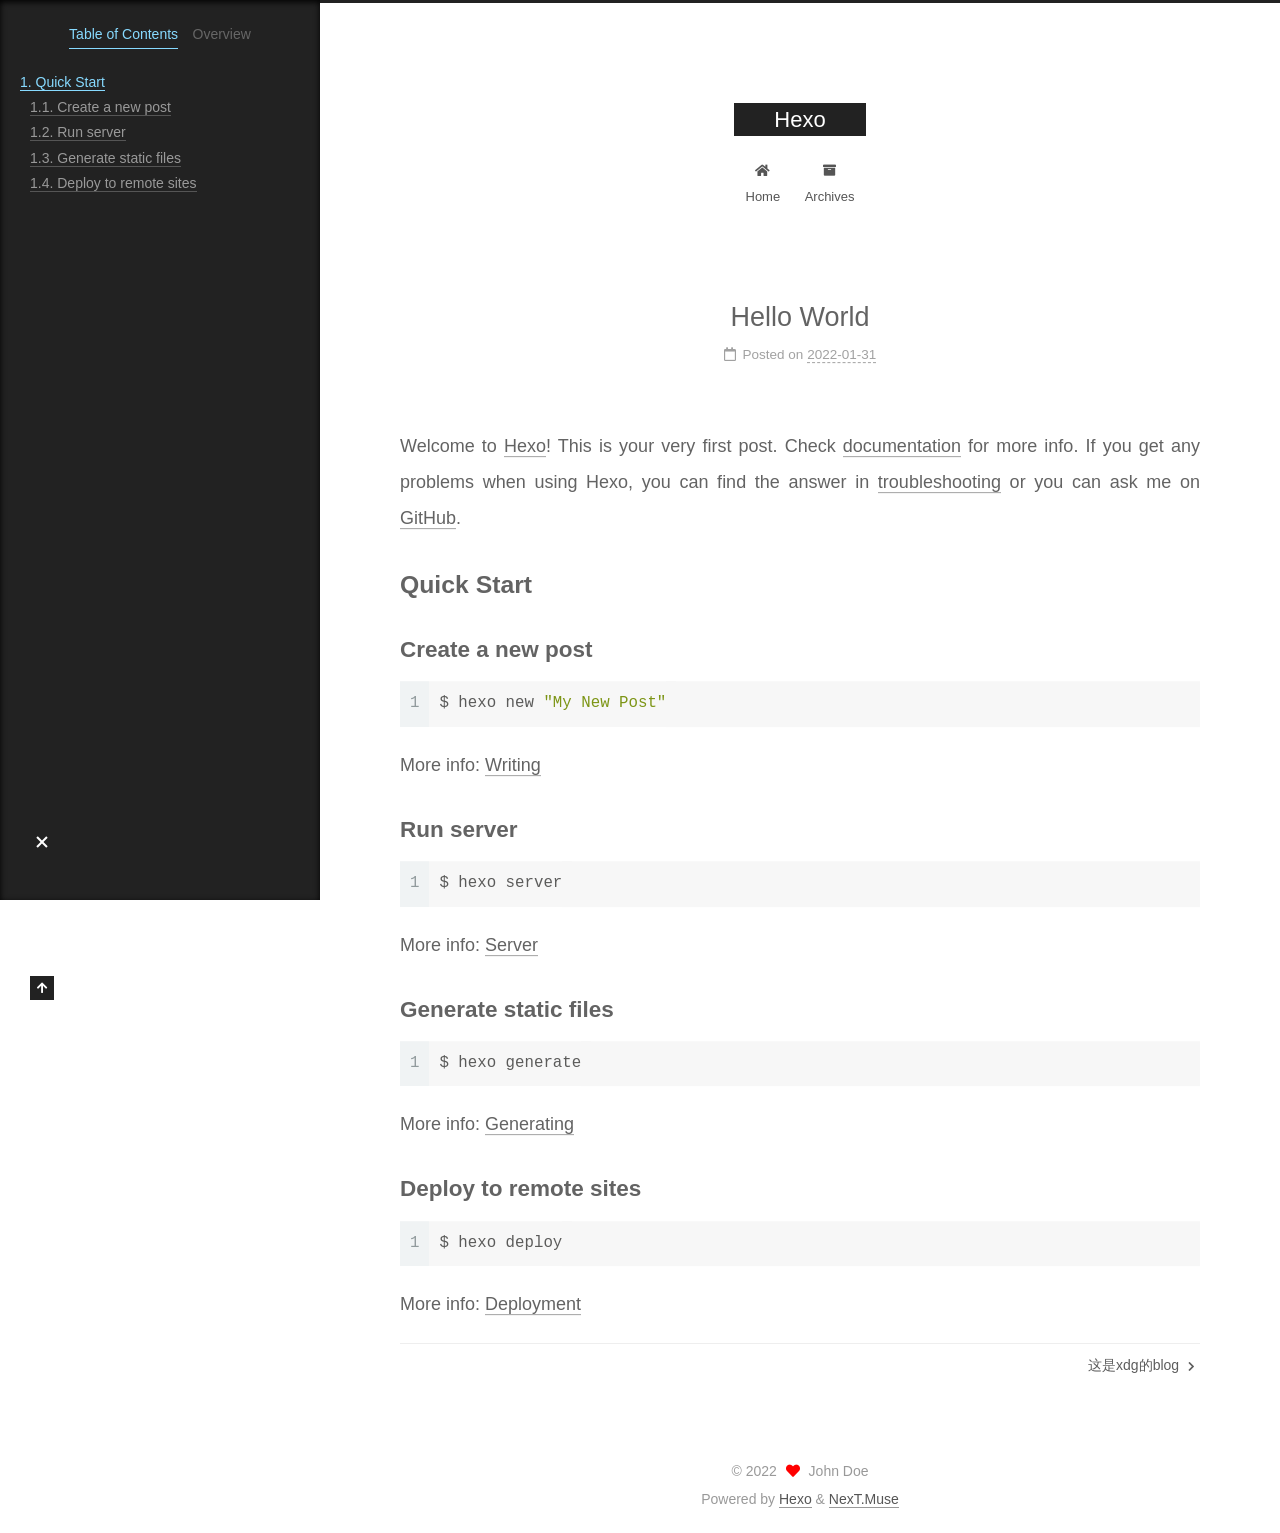
<file: 2022/01/31/hello-world/index.html>
<!DOCTYPE html>
<html lang="en">
<head>
  <meta charset="UTF-8">
<meta name="viewport" content="width=device-width, initial-scale=1, maximum-scale=2">
<meta name="theme-color" content="#222">
<meta name="generator" content="Hexo 6.0.0">
  <link rel="apple-touch-icon" sizes="180x180" href="/images/apple-touch-icon-next.png">
  <link rel="icon" type="image/png" sizes="32x32" href="/images/favicon-32x32-next.png">
  <link rel="icon" type="image/png" sizes="16x16" href="/images/favicon-16x16-next.png">
  <link rel="mask-icon" href="/images/logo.svg" color="#222">

<link rel="stylesheet" href="/css/main.css">


<link rel="stylesheet" href="/lib/font-awesome/css/all.min.css">

<script id="hexo-configurations">
    var NexT = window.NexT || {};
    var CONFIG = {"hostname":"example.com","root":"/","scheme":"Muse","version":"7.8.0","exturl":false,"sidebar":{"position":"left","display":"post","padding":18,"offset":12,"onmobile":false},"copycode":{"enable":false,"show_result":false,"style":null},"back2top":{"enable":true,"sidebar":false,"scrollpercent":false},"bookmark":{"enable":false,"color":"#222","save":"auto"},"fancybox":false,"mediumzoom":false,"lazyload":false,"pangu":false,"comments":{"style":"tabs","active":null,"storage":true,"lazyload":false,"nav":null},"algolia":{"hits":{"per_page":10},"labels":{"input_placeholder":"Search for Posts","hits_empty":"We didn't find any results for the search: ${query}","hits_stats":"${hits} results found in ${time} ms"}},"localsearch":{"enable":false,"trigger":"auto","top_n_per_article":1,"unescape":false,"preload":false},"motion":{"enable":true,"async":false,"transition":{"post_block":"fadeIn","post_header":"slideDownIn","post_body":"slideDownIn","coll_header":"slideLeftIn","sidebar":"slideUpIn"}}};
  </script>

  <meta name="description" content="Welcome to Hexo! This is your very first post. Check documentation for more info. If you get any problems when using Hexo, you can find the answer in troubleshooting or you can ask me on GitHub. Quick">
<meta property="og:type" content="article">
<meta property="og:title" content="Hello World">
<meta property="og:url" content="http://example.com/2022/01/31/hello-world/index.html">
<meta property="og:site_name" content="Hexo">
<meta property="og:description" content="Welcome to Hexo! This is your very first post. Check documentation for more info. If you get any problems when using Hexo, you can find the answer in troubleshooting or you can ask me on GitHub. Quick">
<meta property="og:locale" content="en_US">
<meta property="article:published_time" content="2022-01-31T09:58:28.768Z">
<meta property="article:modified_time" content="2022-01-31T09:58:28.768Z">
<meta property="article:author" content="John Doe">
<meta name="twitter:card" content="summary">

<link rel="canonical" href="http://example.com/2022/01/31/hello-world/">


<script id="page-configurations">
  // https://hexo.io/docs/variables.html
  CONFIG.page = {
    sidebar: "",
    isHome : false,
    isPost : true,
    lang   : 'en'
  };
</script>

  <title>Hello World | Hexo</title>
  






  <noscript>
  <style>
  .use-motion .brand,
  .use-motion .menu-item,
  .sidebar-inner,
  .use-motion .post-block,
  .use-motion .pagination,
  .use-motion .comments,
  .use-motion .post-header,
  .use-motion .post-body,
  .use-motion .collection-header { opacity: initial; }

  .use-motion .site-title,
  .use-motion .site-subtitle {
    opacity: initial;
    top: initial;
  }

  .use-motion .logo-line-before i { left: initial; }
  .use-motion .logo-line-after i { right: initial; }
  </style>
</noscript>

</head>

<body itemscope itemtype="http://schema.org/WebPage">
  <div class="container use-motion">
    <div class="headband"></div>

    <header class="header" itemscope itemtype="http://schema.org/WPHeader">
      <div class="header-inner"><div class="site-brand-container">
  <div class="site-nav-toggle">
    <div class="toggle" aria-label="Toggle navigation bar">
      <span class="toggle-line toggle-line-first"></span>
      <span class="toggle-line toggle-line-middle"></span>
      <span class="toggle-line toggle-line-last"></span>
    </div>
  </div>

  <div class="site-meta">

    <a href="/" class="brand" rel="start">
      <span class="logo-line-before"><i></i></span>
      <h1 class="site-title">Hexo</h1>
      <span class="logo-line-after"><i></i></span>
    </a>
  </div>

  <div class="site-nav-right">
    <div class="toggle popup-trigger">
    </div>
  </div>
</div>




<nav class="site-nav">
  <ul id="menu" class="main-menu menu">
        <li class="menu-item menu-item-home">

    <a href="/" rel="section"><i class="fa fa-home fa-fw"></i>Home</a>

  </li>
        <li class="menu-item menu-item-archives">

    <a href="/archives/" rel="section"><i class="fa fa-archive fa-fw"></i>Archives</a>

  </li>
  </ul>
</nav>




</div>
    </header>

    
  <div class="back-to-top">
    <i class="fa fa-arrow-up"></i>
    <span>0%</span>
  </div>


    <main class="main">
      <div class="main-inner">
        <div class="content-wrap">
          

          <div class="content post posts-expand">
            

    
  
  
  <article itemscope itemtype="http://schema.org/Article" class="post-block" lang="en">
    <link itemprop="mainEntityOfPage" href="http://example.com/2022/01/31/hello-world/">

    <span hidden itemprop="author" itemscope itemtype="http://schema.org/Person">
      <meta itemprop="image" content="/images/avatar.gif">
      <meta itemprop="name" content="John Doe">
      <meta itemprop="description" content="">
    </span>

    <span hidden itemprop="publisher" itemscope itemtype="http://schema.org/Organization">
      <meta itemprop="name" content="Hexo">
    </span>
      <header class="post-header">
        <h1 class="post-title" itemprop="name headline">
          Hello World
        </h1>

        <div class="post-meta">
            <span class="post-meta-item">
              <span class="post-meta-item-icon">
                <i class="far fa-calendar"></i>
              </span>
              <span class="post-meta-item-text">Posted on</span>

              <time title="Created: 2022-01-31 17:58:28" itemprop="dateCreated datePublished" datetime="2022-01-31T17:58:28+08:00">2022-01-31</time>
            </span>

          

        </div>
      </header>

    
    
    
    <div class="post-body" itemprop="articleBody">

      
        <p>Welcome to <a target="_blank" rel="noopener" href="https://hexo.io/">Hexo</a>! This is your very first post. Check <a target="_blank" rel="noopener" href="https://hexo.io/docs/">documentation</a> for more info. If you get any problems when using Hexo, you can find the answer in <a target="_blank" rel="noopener" href="https://hexo.io/docs/troubleshooting.html">troubleshooting</a> or you can ask me on <a target="_blank" rel="noopener" href="https://github.com/hexojs/hexo/issues">GitHub</a>.</p>
<h2 id="Quick-Start"><a href="#Quick-Start" class="headerlink" title="Quick Start"></a>Quick Start</h2><h3 id="Create-a-new-post"><a href="#Create-a-new-post" class="headerlink" title="Create a new post"></a>Create a new post</h3><figure class="highlight bash"><table><tr><td class="gutter"><pre><span class="line">1</span><br></pre></td><td class="code"><pre><span class="line">$ hexo new <span class="string">&quot;My New Post&quot;</span></span><br></pre></td></tr></table></figure>

<p>More info: <a target="_blank" rel="noopener" href="https://hexo.io/docs/writing.html">Writing</a></p>
<h3 id="Run-server"><a href="#Run-server" class="headerlink" title="Run server"></a>Run server</h3><figure class="highlight bash"><table><tr><td class="gutter"><pre><span class="line">1</span><br></pre></td><td class="code"><pre><span class="line">$ hexo server</span><br></pre></td></tr></table></figure>

<p>More info: <a target="_blank" rel="noopener" href="https://hexo.io/docs/server.html">Server</a></p>
<h3 id="Generate-static-files"><a href="#Generate-static-files" class="headerlink" title="Generate static files"></a>Generate static files</h3><figure class="highlight bash"><table><tr><td class="gutter"><pre><span class="line">1</span><br></pre></td><td class="code"><pre><span class="line">$ hexo generate</span><br></pre></td></tr></table></figure>

<p>More info: <a target="_blank" rel="noopener" href="https://hexo.io/docs/generating.html">Generating</a></p>
<h3 id="Deploy-to-remote-sites"><a href="#Deploy-to-remote-sites" class="headerlink" title="Deploy to remote sites"></a>Deploy to remote sites</h3><figure class="highlight bash"><table><tr><td class="gutter"><pre><span class="line">1</span><br></pre></td><td class="code"><pre><span class="line">$ hexo deploy</span><br></pre></td></tr></table></figure>

<p>More info: <a target="_blank" rel="noopener" href="https://hexo.io/docs/one-command-deployment.html">Deployment</a></p>

    </div>

    
    
    

      <footer class="post-footer">

        


        
    <div class="post-nav">
      <div class="post-nav-item"></div>
      <div class="post-nav-item">
    <a href="/2022/01/31/%E8%BF%99%E6%98%AFxdg%E7%9A%84blog/" rel="next" title="这是xdg的blog">
      这是xdg的blog <i class="fa fa-chevron-right"></i>
    </a></div>
    </div>
      </footer>
    
  </article>
  
  
  



          </div>
          

<script>
  window.addEventListener('tabs:register', () => {
    let { activeClass } = CONFIG.comments;
    if (CONFIG.comments.storage) {
      activeClass = localStorage.getItem('comments_active') || activeClass;
    }
    if (activeClass) {
      let activeTab = document.querySelector(`a[href="#comment-${activeClass}"]`);
      if (activeTab) {
        activeTab.click();
      }
    }
  });
  if (CONFIG.comments.storage) {
    window.addEventListener('tabs:click', event => {
      if (!event.target.matches('.tabs-comment .tab-content .tab-pane')) return;
      let commentClass = event.target.classList[1];
      localStorage.setItem('comments_active', commentClass);
    });
  }
</script>

        </div>
          
  
  <div class="toggle sidebar-toggle">
    <span class="toggle-line toggle-line-first"></span>
    <span class="toggle-line toggle-line-middle"></span>
    <span class="toggle-line toggle-line-last"></span>
  </div>

  <aside class="sidebar">
    <div class="sidebar-inner">

      <ul class="sidebar-nav motion-element">
        <li class="sidebar-nav-toc">
          Table of Contents
        </li>
        <li class="sidebar-nav-overview">
          Overview
        </li>
      </ul>

      <!--noindex-->
      <div class="post-toc-wrap sidebar-panel">
          <div class="post-toc motion-element"><ol class="nav"><li class="nav-item nav-level-2"><a class="nav-link" href="#Quick-Start"><span class="nav-number">1.</span> <span class="nav-text">Quick Start</span></a><ol class="nav-child"><li class="nav-item nav-level-3"><a class="nav-link" href="#Create-a-new-post"><span class="nav-number">1.1.</span> <span class="nav-text">Create a new post</span></a></li><li class="nav-item nav-level-3"><a class="nav-link" href="#Run-server"><span class="nav-number">1.2.</span> <span class="nav-text">Run server</span></a></li><li class="nav-item nav-level-3"><a class="nav-link" href="#Generate-static-files"><span class="nav-number">1.3.</span> <span class="nav-text">Generate static files</span></a></li><li class="nav-item nav-level-3"><a class="nav-link" href="#Deploy-to-remote-sites"><span class="nav-number">1.4.</span> <span class="nav-text">Deploy to remote sites</span></a></li></ol></li></ol></div>
      </div>
      <!--/noindex-->

      <div class="site-overview-wrap sidebar-panel">
        <div class="site-author motion-element" itemprop="author" itemscope itemtype="http://schema.org/Person">
  <p class="site-author-name" itemprop="name">John Doe</p>
  <div class="site-description" itemprop="description"></div>
</div>
<div class="site-state-wrap motion-element">
  <nav class="site-state">
      <div class="site-state-item site-state-posts">
          <a href="/archives/">
        
          <span class="site-state-item-count">2</span>
          <span class="site-state-item-name">posts</span>
        </a>
      </div>
  </nav>
</div>



      </div>

    </div>
  </aside>
  <div id="sidebar-dimmer"></div>


      </div>
    </main>

    <footer class="footer">
      <div class="footer-inner">
        

        

<div class="copyright">
  
  &copy; 
  <span itemprop="copyrightYear">2022</span>
  <span class="with-love">
    <i class="fa fa-heart"></i>
  </span>
  <span class="author" itemprop="copyrightHolder">John Doe</span>
</div>
  <div class="powered-by">Powered by <a href="https://hexo.io/" class="theme-link" rel="noopener" target="_blank">Hexo</a> & <a href="https://muse.theme-next.org/" class="theme-link" rel="noopener" target="_blank">NexT.Muse</a>
  </div>

        








      </div>
    </footer>
  </div>

  
  <script src="/lib/anime.min.js"></script>
  <script src="/lib/velocity/velocity.min.js"></script>
  <script src="/lib/velocity/velocity.ui.min.js"></script>

<script src="/js/utils.js"></script>

<script src="/js/motion.js"></script>


<script src="/js/schemes/muse.js"></script>


<script src="/js/next-boot.js"></script>




  















  

  

</body>
</html>
</file>
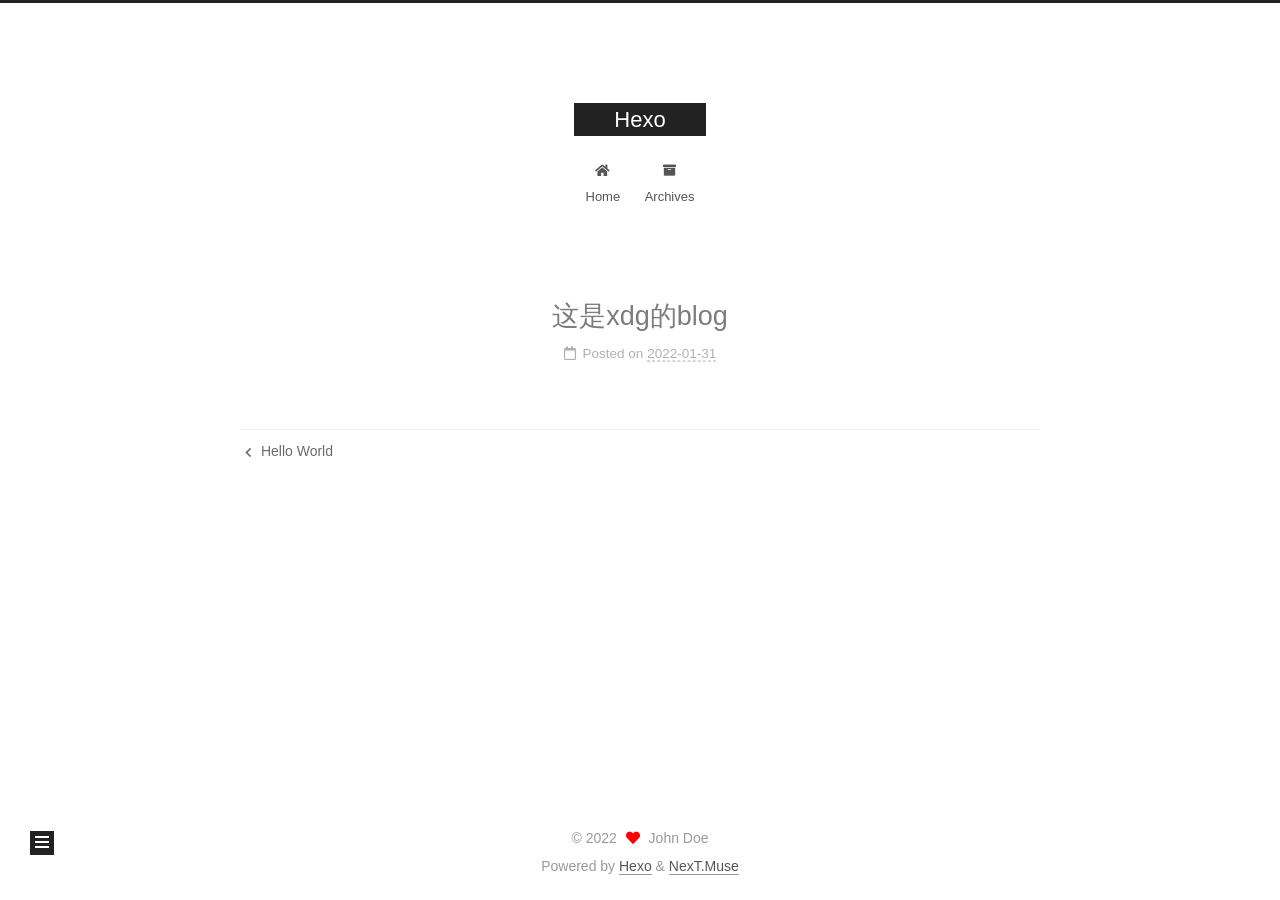
<file: 2022/01/31/这是xdg的blog/index.html>
<!DOCTYPE html>
<html lang="en">
<head>
  <meta charset="UTF-8">
<meta name="viewport" content="width=device-width, initial-scale=1, maximum-scale=2">
<meta name="theme-color" content="#222">
<meta name="generator" content="Hexo 6.0.0">
  <link rel="apple-touch-icon" sizes="180x180" href="/images/apple-touch-icon-next.png">
  <link rel="icon" type="image/png" sizes="32x32" href="/images/favicon-32x32-next.png">
  <link rel="icon" type="image/png" sizes="16x16" href="/images/favicon-16x16-next.png">
  <link rel="mask-icon" href="/images/logo.svg" color="#222">

<link rel="stylesheet" href="/css/main.css">


<link rel="stylesheet" href="/lib/font-awesome/css/all.min.css">

<script id="hexo-configurations">
    var NexT = window.NexT || {};
    var CONFIG = {"hostname":"example.com","root":"/","scheme":"Muse","version":"7.8.0","exturl":false,"sidebar":{"position":"left","display":"post","padding":18,"offset":12,"onmobile":false},"copycode":{"enable":false,"show_result":false,"style":null},"back2top":{"enable":true,"sidebar":false,"scrollpercent":false},"bookmark":{"enable":false,"color":"#222","save":"auto"},"fancybox":false,"mediumzoom":false,"lazyload":false,"pangu":false,"comments":{"style":"tabs","active":null,"storage":true,"lazyload":false,"nav":null},"algolia":{"hits":{"per_page":10},"labels":{"input_placeholder":"Search for Posts","hits_empty":"We didn't find any results for the search: ${query}","hits_stats":"${hits} results found in ${time} ms"}},"localsearch":{"enable":false,"trigger":"auto","top_n_per_article":1,"unescape":false,"preload":false},"motion":{"enable":true,"async":false,"transition":{"post_block":"fadeIn","post_header":"slideDownIn","post_body":"slideDownIn","coll_header":"slideLeftIn","sidebar":"slideUpIn"}}};
  </script>

  <meta property="og:type" content="article">
<meta property="og:title" content="这是xdg的blog">
<meta property="og:url" content="http://example.com/2022/01/31/%E8%BF%99%E6%98%AFxdg%E7%9A%84blog/index.html">
<meta property="og:site_name" content="Hexo">
<meta property="og:locale" content="en_US">
<meta property="article:published_time" content="2022-01-31T10:48:08.000Z">
<meta property="article:modified_time" content="2022-01-31T10:48:08.036Z">
<meta property="article:author" content="John Doe">
<meta name="twitter:card" content="summary">

<link rel="canonical" href="http://example.com/2022/01/31/%E8%BF%99%E6%98%AFxdg%E7%9A%84blog/">


<script id="page-configurations">
  // https://hexo.io/docs/variables.html
  CONFIG.page = {
    sidebar: "",
    isHome : false,
    isPost : true,
    lang   : 'en'
  };
</script>

  <title>这是xdg的blog | Hexo</title>
  






  <noscript>
  <style>
  .use-motion .brand,
  .use-motion .menu-item,
  .sidebar-inner,
  .use-motion .post-block,
  .use-motion .pagination,
  .use-motion .comments,
  .use-motion .post-header,
  .use-motion .post-body,
  .use-motion .collection-header { opacity: initial; }

  .use-motion .site-title,
  .use-motion .site-subtitle {
    opacity: initial;
    top: initial;
  }

  .use-motion .logo-line-before i { left: initial; }
  .use-motion .logo-line-after i { right: initial; }
  </style>
</noscript>

</head>

<body itemscope itemtype="http://schema.org/WebPage">
  <div class="container use-motion">
    <div class="headband"></div>

    <header class="header" itemscope itemtype="http://schema.org/WPHeader">
      <div class="header-inner"><div class="site-brand-container">
  <div class="site-nav-toggle">
    <div class="toggle" aria-label="Toggle navigation bar">
      <span class="toggle-line toggle-line-first"></span>
      <span class="toggle-line toggle-line-middle"></span>
      <span class="toggle-line toggle-line-last"></span>
    </div>
  </div>

  <div class="site-meta">

    <a href="/" class="brand" rel="start">
      <span class="logo-line-before"><i></i></span>
      <h1 class="site-title">Hexo</h1>
      <span class="logo-line-after"><i></i></span>
    </a>
  </div>

  <div class="site-nav-right">
    <div class="toggle popup-trigger">
    </div>
  </div>
</div>




<nav class="site-nav">
  <ul id="menu" class="main-menu menu">
        <li class="menu-item menu-item-home">

    <a href="/" rel="section"><i class="fa fa-home fa-fw"></i>Home</a>

  </li>
        <li class="menu-item menu-item-archives">

    <a href="/archives/" rel="section"><i class="fa fa-archive fa-fw"></i>Archives</a>

  </li>
  </ul>
</nav>




</div>
    </header>

    
  <div class="back-to-top">
    <i class="fa fa-arrow-up"></i>
    <span>0%</span>
  </div>


    <main class="main">
      <div class="main-inner">
        <div class="content-wrap">
          

          <div class="content post posts-expand">
            

    
  
  
  <article itemscope itemtype="http://schema.org/Article" class="post-block" lang="en">
    <link itemprop="mainEntityOfPage" href="http://example.com/2022/01/31/%E8%BF%99%E6%98%AFxdg%E7%9A%84blog/">

    <span hidden itemprop="author" itemscope itemtype="http://schema.org/Person">
      <meta itemprop="image" content="/images/avatar.gif">
      <meta itemprop="name" content="John Doe">
      <meta itemprop="description" content="">
    </span>

    <span hidden itemprop="publisher" itemscope itemtype="http://schema.org/Organization">
      <meta itemprop="name" content="Hexo">
    </span>
      <header class="post-header">
        <h1 class="post-title" itemprop="name headline">
          这是xdg的blog
        </h1>

        <div class="post-meta">
            <span class="post-meta-item">
              <span class="post-meta-item-icon">
                <i class="far fa-calendar"></i>
              </span>
              <span class="post-meta-item-text">Posted on</span>

              <time title="Created: 2022-01-31 18:48:08" itemprop="dateCreated datePublished" datetime="2022-01-31T18:48:08+08:00">2022-01-31</time>
            </span>

          

        </div>
      </header>

    
    
    
    <div class="post-body" itemprop="articleBody">

      
        
    </div>

    
    
    

      <footer class="post-footer">

        


        
    <div class="post-nav">
      <div class="post-nav-item">
    <a href="/2022/01/31/hello-world/" rel="prev" title="Hello World">
      <i class="fa fa-chevron-left"></i> Hello World
    </a></div>
      <div class="post-nav-item"></div>
    </div>
      </footer>
    
  </article>
  
  
  



          </div>
          

<script>
  window.addEventListener('tabs:register', () => {
    let { activeClass } = CONFIG.comments;
    if (CONFIG.comments.storage) {
      activeClass = localStorage.getItem('comments_active') || activeClass;
    }
    if (activeClass) {
      let activeTab = document.querySelector(`a[href="#comment-${activeClass}"]`);
      if (activeTab) {
        activeTab.click();
      }
    }
  });
  if (CONFIG.comments.storage) {
    window.addEventListener('tabs:click', event => {
      if (!event.target.matches('.tabs-comment .tab-content .tab-pane')) return;
      let commentClass = event.target.classList[1];
      localStorage.setItem('comments_active', commentClass);
    });
  }
</script>

        </div>
          
  
  <div class="toggle sidebar-toggle">
    <span class="toggle-line toggle-line-first"></span>
    <span class="toggle-line toggle-line-middle"></span>
    <span class="toggle-line toggle-line-last"></span>
  </div>

  <aside class="sidebar">
    <div class="sidebar-inner">

      <ul class="sidebar-nav motion-element">
        <li class="sidebar-nav-toc">
          Table of Contents
        </li>
        <li class="sidebar-nav-overview">
          Overview
        </li>
      </ul>

      <!--noindex-->
      <div class="post-toc-wrap sidebar-panel">
      </div>
      <!--/noindex-->

      <div class="site-overview-wrap sidebar-panel">
        <div class="site-author motion-element" itemprop="author" itemscope itemtype="http://schema.org/Person">
  <p class="site-author-name" itemprop="name">John Doe</p>
  <div class="site-description" itemprop="description"></div>
</div>
<div class="site-state-wrap motion-element">
  <nav class="site-state">
      <div class="site-state-item site-state-posts">
          <a href="/archives/">
        
          <span class="site-state-item-count">2</span>
          <span class="site-state-item-name">posts</span>
        </a>
      </div>
  </nav>
</div>



      </div>

    </div>
  </aside>
  <div id="sidebar-dimmer"></div>


      </div>
    </main>

    <footer class="footer">
      <div class="footer-inner">
        

        

<div class="copyright">
  
  &copy; 
  <span itemprop="copyrightYear">2022</span>
  <span class="with-love">
    <i class="fa fa-heart"></i>
  </span>
  <span class="author" itemprop="copyrightHolder">John Doe</span>
</div>
  <div class="powered-by">Powered by <a href="https://hexo.io/" class="theme-link" rel="noopener" target="_blank">Hexo</a> & <a href="https://muse.theme-next.org/" class="theme-link" rel="noopener" target="_blank">NexT.Muse</a>
  </div>

        








      </div>
    </footer>
  </div>

  
  <script src="/lib/anime.min.js"></script>
  <script src="/lib/velocity/velocity.min.js"></script>
  <script src="/lib/velocity/velocity.ui.min.js"></script>

<script src="/js/utils.js"></script>

<script src="/js/motion.js"></script>


<script src="/js/schemes/muse.js"></script>


<script src="/js/next-boot.js"></script>




  















  

  

</body>
</html>
</file>
<file: css/main.css>
:root {
  --body-bg-color: #fff;
  --content-bg-color: #fff;
  --card-bg-color: #f5f5f5;
  --text-color: #555;
  --blockquote-color: #666;
  --link-color: #555;
  --link-hover-color: #222;
  --brand-color: #fff;
  --brand-hover-color: #fff;
  --table-row-odd-bg-color: #f9f9f9;
  --table-row-hover-bg-color: #f5f5f5;
  --menu-item-bg-color: #f5f5f5;
  --btn-default-bg: #222;
  --btn-default-color: #fff;
  --btn-default-border-color: #222;
  --btn-default-hover-bg: #fff;
  --btn-default-hover-color: #222;
  --btn-default-hover-border-color: #222;
}
html {
  line-height: 1.15; /* 1 */
  -webkit-text-size-adjust: 100%; /* 2 */
}
body {
  margin: 0;
}
main {
  display: block;
}
h1 {
  font-size: 2em;
  margin: 0.67em 0;
}
hr {
  box-sizing: content-box; /* 1 */
  height: 0; /* 1 */
  overflow: visible; /* 2 */
}
pre {
  font-family: monospace, monospace; /* 1 */
  font-size: 1em; /* 2 */
}
a {
  background: transparent;
}
abbr[title] {
  border-bottom: none; /* 1 */
  text-decoration: underline; /* 2 */
  text-decoration: underline dotted; /* 2 */
}
b,
strong {
  font-weight: bolder;
}
code,
kbd,
samp {
  font-family: monospace, monospace; /* 1 */
  font-size: 1em; /* 2 */
}
small {
  font-size: 80%;
}
sub,
sup {
  font-size: 75%;
  line-height: 0;
  position: relative;
  vertical-align: baseline;
}
sub {
  bottom: -0.25em;
}
sup {
  top: -0.5em;
}
img {
  border-style: none;
}
button,
input,
optgroup,
select,
textarea {
  font-family: inherit; /* 1 */
  font-size: 100%; /* 1 */
  line-height: 1.15; /* 1 */
  margin: 0; /* 2 */
}
button,
input {
/* 1 */
  overflow: visible;
}
button,
select {
/* 1 */
  text-transform: none;
}
button,
[type='button'],
[type='reset'],
[type='submit'] {
  -webkit-appearance: button;
}
button::-moz-focus-inner,
[type='button']::-moz-focus-inner,
[type='reset']::-moz-focus-inner,
[type='submit']::-moz-focus-inner {
  border-style: none;
  padding: 0;
}
button:-moz-focusring,
[type='button']:-moz-focusring,
[type='reset']:-moz-focusring,
[type='submit']:-moz-focusring {
  outline: 1px dotted ButtonText;
}
fieldset {
  padding: 0.35em 0.75em 0.625em;
}
legend {
  box-sizing: border-box; /* 1 */
  color: inherit; /* 2 */
  display: table; /* 1 */
  max-width: 100%; /* 1 */
  padding: 0; /* 3 */
  white-space: normal; /* 1 */
}
progress {
  vertical-align: baseline;
}
textarea {
  overflow: auto;
}
[type='checkbox'],
[type='radio'] {
  box-sizing: border-box; /* 1 */
  padding: 0; /* 2 */
}
[type='number']::-webkit-inner-spin-button,
[type='number']::-webkit-outer-spin-button {
  height: auto;
}
[type='search'] {
  outline-offset: -2px; /* 2 */
  -webkit-appearance: textfield; /* 1 */
}
[type='search']::-webkit-search-decoration {
  -webkit-appearance: none;
}
::-webkit-file-upload-button {
  font: inherit; /* 2 */
  -webkit-appearance: button; /* 1 */
}
details {
  display: block;
}
summary {
  display: list-item;
}
template {
  display: none;
}
[hidden] {
  display: none;
}
::selection {
  background: #262a30;
  color: #eee;
}
html,
body {
  height: 100%;
}
body {
  background: var(--body-bg-color);
  color: var(--text-color);
  font-family: 'Lato', "PingFang SC", "Microsoft YaHei", sans-serif;
  font-size: 1em;
  line-height: 2;
}
@media (max-width: 991px) {
  body {
    padding-left: 0 !important;
    padding-right: 0 !important;
  }
}
h1,
h2,
h3,
h4,
h5,
h6 {
  font-family: 'Lato', "PingFang SC", "Microsoft YaHei", sans-serif;
  font-weight: bold;
  line-height: 1.5;
  margin: 20px 0 15px;
}
h1 {
  font-size: 1.5em;
}
h2 {
  font-size: 1.375em;
}
h3 {
  font-size: 1.25em;
}
h4 {
  font-size: 1.125em;
}
h5 {
  font-size: 1em;
}
h6 {
  font-size: 0.875em;
}
p {
  margin: 0 0 20px 0;
}
a,
span.exturl {
  border-bottom: 1px solid #999;
  color: var(--link-color);
  outline: 0;
  text-decoration: none;
  overflow-wrap: break-word;
  word-wrap: break-word;
  cursor: pointer;
}
a:hover,
span.exturl:hover {
  border-bottom-color: var(--link-hover-color);
  color: var(--link-hover-color);
}
iframe,
img,
video {
  display: block;
  margin-left: auto;
  margin-right: auto;
  max-width: 100%;
}
hr {
  background-image: repeating-linear-gradient(-45deg, #ddd, #ddd 4px, transparent 4px, transparent 8px);
  border: 0;
  height: 3px;
  margin: 40px 0;
}
blockquote {
  border-left: 4px solid #ddd;
  color: var(--blockquote-color);
  margin: 0;
  padding: 0 15px;
}
blockquote cite::before {
  content: '-';
  padding: 0 5px;
}
dt {
  font-weight: bold;
}
dd {
  margin: 0;
  padding: 0;
}
kbd {
  background-color: #f5f5f5;
  background-image: linear-gradient(#eee, #fff, #eee);
  border: 1px solid #ccc;
  border-radius: 0.2em;
  box-shadow: 0.1em 0.1em 0.2em rgba(0,0,0,0.1);
  color: #555;
  font-family: inherit;
  padding: 0.1em 0.3em;
  white-space: nowrap;
}
.table-container {
  overflow: auto;
}
table {
  border-collapse: collapse;
  border-spacing: 0;
  font-size: 0.875em;
  margin: 0 0 20px 0;
  width: 100%;
}
tbody tr:nth-of-type(odd) {
  background: var(--table-row-odd-bg-color);
}
tbody tr:hover {
  background: var(--table-row-hover-bg-color);
}
caption,
th,
td {
  font-weight: normal;
  padding: 8px;
  vertical-align: middle;
}
th,
td {
  border: 1px solid #ddd;
  border-bottom: 3px solid #ddd;
}
th {
  font-weight: 700;
  padding-bottom: 10px;
}
td {
  border-bottom-width: 1px;
}
.btn {
  background: var(--btn-default-bg);
  border: 2px solid var(--btn-default-border-color);
  border-radius: 0;
  color: var(--btn-default-color);
  display: inline-block;
  font-size: 0.875em;
  line-height: 2;
  padding: 0 20px;
  text-decoration: none;
  transition-property: background-color;
  transition-delay: 0s;
  transition-duration: 0.2s;
  transition-timing-function: ease-in-out;
}
.btn:hover {
  background: var(--btn-default-hover-bg);
  border-color: var(--btn-default-hover-border-color);
  color: var(--btn-default-hover-color);
}
.btn + .btn {
  margin: 0 0 8px 8px;
}
.btn .fa-fw {
  text-align: left;
  width: 1.285714285714286em;
}
.toggle {
  line-height: 0;
}
.toggle .toggle-line {
  background: #fff;
  display: inline-block;
  height: 2px;
  left: 0;
  position: relative;
  top: 0;
  transition: all 0.4s;
  vertical-align: top;
  width: 100%;
}
.toggle .toggle-line:not(:first-child) {
  margin-top: 3px;
}
.toggle.toggle-arrow .toggle-line-first {
  left: 50%;
  top: 2px;
  transform: rotate(45deg);
  width: 50%;
}
.toggle.toggle-arrow .toggle-line-middle {
  left: 2px;
  width: 90%;
}
.toggle.toggle-arrow .toggle-line-last {
  left: 50%;
  top: -2px;
  transform: rotate(-45deg);
  width: 50%;
}
.toggle.toggle-close .toggle-line-first {
  transform: rotate(-45deg);
  top: 5px;
}
.toggle.toggle-close .toggle-line-middle {
  opacity: 0;
}
.toggle.toggle-close .toggle-line-last {
  transform: rotate(45deg);
  top: -5px;
}
.highlight,
pre {
  background: #f7f7f7;
  color: #4d4d4c;
  line-height: 1.6;
  margin: 0 auto 20px;
}
pre,
code {
  font-family: consolas, Menlo, monospace, "PingFang SC", "Microsoft YaHei";
}
code {
  background: #eee;
  border-radius: 3px;
  color: #555;
  padding: 2px 4px;
  overflow-wrap: break-word;
  word-wrap: break-word;
}
.highlight *::selection {
  background: #d6d6d6;
}
.highlight pre {
  border: 0;
  margin: 0;
  padding: 10px 0;
}
.highlight table {
  border: 0;
  margin: 0;
  width: auto;
}
.highlight td {
  border: 0;
  padding: 0;
}
.highlight figcaption {
  background: #eff2f3;
  color: #4d4d4c;
  display: flex;
  font-size: 0.875em;
  justify-content: space-between;
  line-height: 1.2;
  padding: 0.5em;
}
.highlight figcaption a {
  color: #4d4d4c;
}
.highlight figcaption a:hover {
  border-bottom-color: #4d4d4c;
}
.highlight .gutter {
  -moz-user-select: none;
  -ms-user-select: none;
  -webkit-user-select: none;
  user-select: none;
}
.highlight .gutter pre {
  background: #eff2f3;
  color: #869194;
  padding-left: 10px;
  padding-right: 10px;
  text-align: right;
}
.highlight .code pre {
  background: #f7f7f7;
  padding-left: 10px;
  width: 100%;
}
.gist table {
  width: auto;
}
.gist table td {
  border: 0;
}
pre {
  overflow: auto;
  padding: 10px;
}
pre code {
  background: none;
  color: #4d4d4c;
  font-size: 0.875em;
  padding: 0;
  text-shadow: none;
}
pre .deletion {
  background: #fdd;
}
pre .addition {
  background: #dfd;
}
pre .meta {
  color: #eab700;
  -moz-user-select: none;
  -ms-user-select: none;
  -webkit-user-select: none;
  user-select: none;
}
pre .comment {
  color: #8e908c;
}
pre .variable,
pre .attribute,
pre .tag,
pre .name,
pre .regexp,
pre .ruby .constant,
pre .xml .tag .title,
pre .xml .pi,
pre .xml .doctype,
pre .html .doctype,
pre .css .id,
pre .css .class,
pre .css .pseudo {
  color: #c82829;
}
pre .number,
pre .preprocessor,
pre .built_in,
pre .builtin-name,
pre .literal,
pre .params,
pre .constant,
pre .command {
  color: #f5871f;
}
pre .ruby .class .title,
pre .css .rules .attribute,
pre .string,
pre .symbol,
pre .value,
pre .inheritance,
pre .header,
pre .ruby .symbol,
pre .xml .cdata,
pre .special,
pre .formula {
  color: #718c00;
}
pre .title,
pre .css .hexcolor {
  color: #3e999f;
}
pre .function,
pre .python .decorator,
pre .python .title,
pre .ruby .function .title,
pre .ruby .title .keyword,
pre .perl .sub,
pre .javascript .title,
pre .coffeescript .title {
  color: #4271ae;
}
pre .keyword,
pre .javascript .function {
  color: #8959a8;
}
.blockquote-center {
  border-left: none;
  margin: 40px 0;
  padding: 0;
  position: relative;
  text-align: center;
}
.blockquote-center .fa {
  display: block;
  opacity: 0.6;
  position: absolute;
  width: 100%;
}
.blockquote-center .fa-quote-left {
  border-top: 1px solid #ccc;
  text-align: left;
  top: -20px;
}
.blockquote-center .fa-quote-right {
  border-bottom: 1px solid #ccc;
  text-align: right;
  bottom: -20px;
}
.blockquote-center p,
.blockquote-center div {
  text-align: center;
}
.post-body .group-picture img {
  margin: 0 auto;
  padding: 0 3px;
}
.group-picture-row {
  margin-bottom: 6px;
  overflow: hidden;
}
.group-picture-column {
  float: left;
  margin-bottom: 10px;
}
.post-body .label {
  color: #555;
  display: inline;
  padding: 0 2px;
}
.post-body .label.default {
  background: #f0f0f0;
}
.post-body .label.primary {
  background: #efe6f7;
}
.post-body .label.info {
  background: #e5f2f8;
}
.post-body .label.success {
  background: #e7f4e9;
}
.post-body .label.warning {
  background: #fcf6e1;
}
.post-body .label.danger {
  background: #fae8eb;
}
.post-body .tabs {
  margin-bottom: 20px;
}
.post-body .tabs,
.tabs-comment {
  display: block;
  padding-top: 10px;
  position: relative;
}
.post-body .tabs ul.nav-tabs,
.tabs-comment ul.nav-tabs {
  display: flex;
  flex-wrap: wrap;
  margin: 0;
  margin-bottom: -1px;
  padding: 0;
}
@media (max-width: 413px) {
  .post-body .tabs ul.nav-tabs,
  .tabs-comment ul.nav-tabs {
    display: block;
    margin-bottom: 5px;
  }
}
.post-body .tabs ul.nav-tabs li.tab,
.tabs-comment ul.nav-tabs li.tab {
  border-bottom: 1px solid #ddd;
  border-left: 1px solid transparent;
  border-right: 1px solid transparent;
  border-top: 3px solid transparent;
  flex-grow: 1;
  list-style-type: none;
  border-radius: 0 0 0 0;
}
@media (max-width: 413px) {
  .post-body .tabs ul.nav-tabs li.tab,
  .tabs-comment ul.nav-tabs li.tab {
    border-bottom: 1px solid transparent;
    border-left: 3px solid transparent;
    border-right: 1px solid transparent;
    border-top: 1px solid transparent;
  }
}
@media (max-width: 413px) {
  .post-body .tabs ul.nav-tabs li.tab,
  .tabs-comment ul.nav-tabs li.tab {
    border-radius: 0;
  }
}
.post-body .tabs ul.nav-tabs li.tab a,
.tabs-comment ul.nav-tabs li.tab a {
  border-bottom: initial;
  display: block;
  line-height: 1.8;
  outline: 0;
  padding: 0.25em 0.75em;
  text-align: center;
  transition-delay: 0s;
  transition-duration: 0.2s;
  transition-timing-function: ease-out;
}
.post-body .tabs ul.nav-tabs li.tab a i,
.tabs-comment ul.nav-tabs li.tab a i {
  width: 1.285714285714286em;
}
.post-body .tabs ul.nav-tabs li.tab.active,
.tabs-comment ul.nav-tabs li.tab.active {
  border-bottom: 1px solid transparent;
  border-left: 1px solid #ddd;
  border-right: 1px solid #ddd;
  border-top: 3px solid #fc6423;
}
@media (max-width: 413px) {
  .post-body .tabs ul.nav-tabs li.tab.active,
  .tabs-comment ul.nav-tabs li.tab.active {
    border-bottom: 1px solid #ddd;
    border-left: 3px solid #fc6423;
    border-right: 1px solid #ddd;
    border-top: 1px solid #ddd;
  }
}
.post-body .tabs ul.nav-tabs li.tab.active a,
.tabs-comment ul.nav-tabs li.tab.active a {
  color: var(--link-color);
  cursor: default;
}
.post-body .tabs .tab-content .tab-pane,
.tabs-comment .tab-content .tab-pane {
  border: 1px solid #ddd;
  border-top: 0;
  padding: 20px 20px 0 20px;
  border-radius: 0;
}
.post-body .tabs .tab-content .tab-pane:not(.active),
.tabs-comment .tab-content .tab-pane:not(.active) {
  display: none;
}
.post-body .tabs .tab-content .tab-pane.active,
.tabs-comment .tab-content .tab-pane.active {
  display: block;
}
.post-body .tabs .tab-content .tab-pane.active:nth-of-type(1),
.tabs-comment .tab-content .tab-pane.active:nth-of-type(1) {
  border-radius: 0 0 0 0;
}
@media (max-width: 413px) {
  .post-body .tabs .tab-content .tab-pane.active:nth-of-type(1),
  .tabs-comment .tab-content .tab-pane.active:nth-of-type(1) {
    border-radius: 0;
  }
}
.post-body .note {
  border-radius: 3px;
  margin-bottom: 20px;
  padding: 1em;
  position: relative;
  border: 1px solid #eee;
  border-left-width: 5px;
}
.post-body .note h2,
.post-body .note h3,
.post-body .note h4,
.post-body .note h5,
.post-body .note h6 {
  margin-top: 0;
  border-bottom: initial;
  margin-bottom: 0;
  padding-top: 0;
}
.post-body .note p:first-child,
.post-body .note ul:first-child,
.post-body .note ol:first-child,
.post-body .note table:first-child,
.post-body .note pre:first-child,
.post-body .note blockquote:first-child,
.post-body .note img:first-child {
  margin-top: 0;
}
.post-body .note p:last-child,
.post-body .note ul:last-child,
.post-body .note ol:last-child,
.post-body .note table:last-child,
.post-body .note pre:last-child,
.post-body .note blockquote:last-child,
.post-body .note img:last-child {
  margin-bottom: 0;
}
.post-body .note.default {
  border-left-color: #777;
}
.post-body .note.default h2,
.post-body .note.default h3,
.post-body .note.default h4,
.post-body .note.default h5,
.post-body .note.default h6 {
  color: #777;
}
.post-body .note.primary {
  border-left-color: #6f42c1;
}
.post-body .note.primary h2,
.post-body .note.primary h3,
.post-body .note.primary h4,
.post-body .note.primary h5,
.post-body .note.primary h6 {
  color: #6f42c1;
}
.post-body .note.info {
  border-left-color: #428bca;
}
.post-body .note.info h2,
.post-body .note.info h3,
.post-body .note.info h4,
.post-body .note.info h5,
.post-body .note.info h6 {
  color: #428bca;
}
.post-body .note.success {
  border-left-color: #5cb85c;
}
.post-body .note.success h2,
.post-body .note.success h3,
.post-body .note.success h4,
.post-body .note.success h5,
.post-body .note.success h6 {
  color: #5cb85c;
}
.post-body .note.warning {
  border-left-color: #f0ad4e;
}
.post-body .note.warning h2,
.post-body .note.warning h3,
.post-body .note.warning h4,
.post-body .note.warning h5,
.post-body .note.warning h6 {
  color: #f0ad4e;
}
.post-body .note.danger {
  border-left-color: #d9534f;
}
.post-body .note.danger h2,
.post-body .note.danger h3,
.post-body .note.danger h4,
.post-body .note.danger h5,
.post-body .note.danger h6 {
  color: #d9534f;
}
.pagination .prev,
.pagination .next,
.pagination .page-number,
.pagination .space {
  display: inline-block;
  margin: 0 10px;
  padding: 0 11px;
  position: relative;
  top: -1px;
}
@media (max-width: 767px) {
  .pagination .prev,
  .pagination .next,
  .pagination .page-number,
  .pagination .space {
    margin: 0 5px;
  }
}
.pagination {
  border-top: 1px solid #eee;
  margin: 120px 0 0;
  text-align: center;
}
.pagination .prev,
.pagination .next,
.pagination .page-number {
  border-bottom: 0;
  border-top: 1px solid #eee;
  transition-property: border-color;
  transition-delay: 0s;
  transition-duration: 0.2s;
  transition-timing-function: ease-in-out;
}
.pagination .prev:hover,
.pagination .next:hover,
.pagination .page-number:hover {
  border-top-color: #222;
}
.pagination .space {
  margin: 0;
  padding: 0;
}
.pagination .prev {
  margin-left: 0;
}
.pagination .next {
  margin-right: 0;
}
.pagination .page-number.current {
  background: #ccc;
  border-top-color: #ccc;
  color: #fff;
}
@media (max-width: 767px) {
  .pagination {
    border-top: none;
  }
  .pagination .prev,
  .pagination .next,
  .pagination .page-number {
    border-bottom: 1px solid #eee;
    border-top: 0;
    margin-bottom: 10px;
    padding: 0 10px;
  }
  .pagination .prev:hover,
  .pagination .next:hover,
  .pagination .page-number:hover {
    border-bottom-color: #222;
  }
}
.comments {
  margin-top: 60px;
  overflow: hidden;
}
.comment-button-group {
  display: flex;
  flex-wrap: wrap-reverse;
  justify-content: center;
  margin: 1em 0;
}
.comment-button-group .comment-button {
  margin: 0.1em 0.2em;
}
.comment-button-group .comment-button.active {
  background: var(--btn-default-hover-bg);
  border-color: var(--btn-default-hover-border-color);
  color: var(--btn-default-hover-color);
}
.comment-position {
  display: none;
}
.comment-position.active {
  display: block;
}
.tabs-comment {
  background: var(--content-bg-color);
  margin-top: 4em;
  padding-top: 0;
}
.tabs-comment .comments {
  border: 0;
  box-shadow: none;
  margin-top: 0;
  padding-top: 0;
}
.container {
  min-height: 100%;
  position: relative;
}
.main-inner {
  margin: 0 auto;
  width: 700px;
}
@media (min-width: 1200px) {
  .main-inner {
    width: 800px;
  }
}
@media (min-width: 1600px) {
  .main-inner {
    width: 900px;
  }
}
@media (max-width: 767px) {
  .content-wrap {
    padding: 0 20px;
  }
}
.header {
  background: transparent;
}
.header-inner {
  margin: 0 auto;
  width: 700px;
}
@media (min-width: 1200px) {
  .header-inner {
    width: 800px;
  }
}
@media (min-width: 1600px) {
  .header-inner {
    width: 900px;
  }
}
.site-brand-container {
  display: flex;
  flex-shrink: 0;
  padding: 0 10px;
}
.headband {
  background: #222;
  height: 3px;
}
.site-meta {
  flex-grow: 1;
  text-align: center;
}
@media (max-width: 767px) {
  .site-meta {
    text-align: center;
  }
}
.brand {
  border-bottom: none;
  color: var(--brand-color);
  display: inline-block;
  line-height: 1.375em;
  padding: 0 40px;
  position: relative;
}
.brand:hover {
  color: var(--brand-hover-color);
}
.site-title {
  font-family: 'Lato', "PingFang SC", "Microsoft YaHei", sans-serif;
  font-size: 1.375em;
  font-weight: normal;
  margin: 0;
}
.site-subtitle {
  color: #999;
  font-size: 0.8125em;
  margin: 10px 0;
}
.use-motion .brand {
  opacity: 0;
}
.use-motion .site-title,
.use-motion .site-subtitle,
.use-motion .custom-logo-image {
  opacity: 0;
  position: relative;
  top: -10px;
}
.site-nav-toggle,
.site-nav-right {
  display: none;
}
@media (max-width: 767px) {
  .site-nav-toggle,
  .site-nav-right {
    display: flex;
    flex-direction: column;
    justify-content: center;
  }
}
.site-nav-toggle .toggle,
.site-nav-right .toggle {
  color: var(--text-color);
  padding: 10px;
  width: 22px;
}
.site-nav-toggle .toggle .toggle-line,
.site-nav-right .toggle .toggle-line {
  background: var(--text-color);
  border-radius: 1px;
}
.site-nav {
  display: block;
}
@media (max-width: 767px) {
  .site-nav {
    clear: both;
    display: none;
  }
}
.site-nav.site-nav-on {
  display: block;
}
.menu {
  margin-top: 20px;
  padding-left: 0;
  text-align: center;
}
.menu-item {
  display: inline-block;
  list-style: none;
  margin: 0 10px;
}
@media (max-width: 767px) {
  .menu-item {
    display: block;
    margin-top: 10px;
  }
  .menu-item.menu-item-search {
    display: none;
  }
}
.menu-item a,
.menu-item span.exturl {
  border-bottom: 0;
  display: block;
  font-size: 0.8125em;
  transition-property: border-color;
  transition-delay: 0s;
  transition-duration: 0.2s;
  transition-timing-function: ease-in-out;
}
@media (hover: none) {
  .menu-item a:hover,
  .menu-item span.exturl:hover {
    border-bottom-color: transparent !important;
  }
}
.menu-item .fa,
.menu-item .fab,
.menu-item .far,
.menu-item .fas {
  margin-right: 8px;
}
.menu-item .badge {
  display: inline-block;
  font-weight: bold;
  line-height: 1;
  margin-left: 0.35em;
  margin-top: 0.35em;
  text-align: center;
  white-space: nowrap;
}
@media (max-width: 767px) {
  .menu-item .badge {
    float: right;
    margin-left: 0;
  }
}
.menu-item-active a,
.menu .menu-item a:hover,
.menu .menu-item span.exturl:hover {
  background: var(--menu-item-bg-color);
}
.use-motion .menu-item {
  opacity: 0;
}
.sidebar {
  background: #222;
  bottom: 0;
  box-shadow: inset 0 2px 6px #000;
  position: fixed;
  top: 0;
}
@media (max-width: 991px) {
  .sidebar {
    display: none;
  }
}
.sidebar-inner {
  color: #999;
  padding: 18px 10px;
  text-align: center;
}
.cc-license {
  margin-top: 10px;
  text-align: center;
}
.cc-license .cc-opacity {
  border-bottom: none;
  opacity: 0.7;
}
.cc-license .cc-opacity:hover {
  opacity: 0.9;
}
.cc-license img {
  display: inline-block;
}
.site-author-image {
  border: 2px solid #333;
  display: block;
  margin: 0 auto;
  max-width: 96px;
  padding: 2px;
}
.site-author-name {
  color: #f5f5f5;
  font-weight: normal;
  margin: 5px 0 0;
  text-align: center;
}
.site-description {
  color: #999;
  font-size: 1em;
  margin-top: 5px;
  text-align: center;
}
.links-of-author {
  margin-top: 15px;
}
.links-of-author a,
.links-of-author span.exturl {
  border-bottom-color: #555;
  display: inline-block;
  font-size: 0.8125em;
  margin-bottom: 10px;
  margin-right: 10px;
  vertical-align: middle;
}
.links-of-author a::before,
.links-of-author span.exturl::before {
  background: #09ff6f;
  border-radius: 50%;
  content: ' ';
  display: inline-block;
  height: 4px;
  margin-right: 3px;
  vertical-align: middle;
  width: 4px;
}
.sidebar-button {
  margin-top: 15px;
}
.sidebar-button a {
  border: 1px solid #fc6423;
  border-radius: 4px;
  color: #fc6423;
  display: inline-block;
  padding: 0 15px;
}
.sidebar-button a .fa,
.sidebar-button a .fab,
.sidebar-button a .far,
.sidebar-button a .fas {
  margin-right: 5px;
}
.sidebar-button a:hover {
  background: #fc6423;
  border: 1px solid #fc6423;
  color: #fff;
}
.sidebar-button a:hover .fa,
.sidebar-button a:hover .fab,
.sidebar-button a:hover .far,
.sidebar-button a:hover .fas {
  color: #fff;
}
.links-of-blogroll {
  font-size: 0.8125em;
  margin-top: 10px;
}
.links-of-blogroll-title {
  font-size: 0.875em;
  font-weight: 600;
  margin-top: 0;
}
.links-of-blogroll-list {
  list-style: none;
  margin: 0;
  padding: 0;
}
#sidebar-dimmer {
  display: none;
}
@media (max-width: 767px) {
  #sidebar-dimmer {
    background: #000;
    display: block;
    height: 100%;
    left: 100%;
    opacity: 0;
    position: fixed;
    top: 0;
    width: 100%;
    z-index: 1100;
  }
  .sidebar-active + #sidebar-dimmer {
    opacity: 0.7;
    transform: translateX(-100%);
    transition: opacity 0.5s;
  }
}
.sidebar-nav {
  margin: 0;
  padding-bottom: 20px;
  padding-left: 0;
}
.sidebar-nav li {
  border-bottom: 1px solid transparent;
  color: #666;
  cursor: pointer;
  display: inline-block;
  font-size: 0.875em;
}
.sidebar-nav li.sidebar-nav-overview {
  margin-left: 10px;
}
.sidebar-nav li:hover {
  color: #f5f5f5;
}
.sidebar-nav .sidebar-nav-active {
  border-bottom-color: #87daff;
  color: #87daff;
}
.sidebar-nav .sidebar-nav-active:hover {
  color: #87daff;
}
.sidebar-panel {
  display: none;
  overflow-x: hidden;
  overflow-y: auto;
}
.sidebar-panel-active {
  display: block;
}
.sidebar-toggle {
  background: #222;
  bottom: 45px;
  cursor: pointer;
  height: 14px;
  left: 30px;
  padding: 5px;
  position: fixed;
  width: 14px;
  z-index: 1300;
}
@media (max-width: 991px) {
  .sidebar-toggle {
    left: 20px;
    opacity: 0.8;
    display: none;
  }
}
.sidebar-toggle:hover .toggle-line {
  background: #87daff;
}
.post-toc {
  font-size: 0.875em;
}
.post-toc ol {
  list-style: none;
  margin: 0;
  padding: 0 2px 5px 10px;
  text-align: left;
}
.post-toc ol > ol {
  padding-left: 0;
}
.post-toc ol a {
  transition-property: all;
  transition-delay: 0s;
  transition-duration: 0.2s;
  transition-timing-function: ease-in-out;
}
.post-toc .nav-item {
  line-height: 1.8;
  overflow: hidden;
  text-overflow: ellipsis;
  white-space: nowrap;
}
.post-toc .nav .nav-child {
  display: none;
}
.post-toc .nav .active > .nav-child {
  display: block;
}
.post-toc .nav .active-current > .nav-child {
  display: block;
}
.post-toc .nav .active-current > .nav-child > .nav-item {
  display: block;
}
.post-toc .nav .active > a {
  border-bottom-color: #87daff;
  color: #87daff;
}
.post-toc .nav .active-current > a {
  color: #87daff;
}
.post-toc .nav .active-current > a:hover {
  color: #87daff;
}
.site-state {
  display: flex;
  justify-content: center;
  line-height: 1.4;
  margin-top: 10px;
  overflow: hidden;
  text-align: center;
  white-space: nowrap;
}
.site-state-item {
  padding: 0 15px;
}
.site-state-item:not(:first-child) {
  border-left: 1px solid #333;
}
.site-state-item a {
  border-bottom: none;
}
.site-state-item-count {
  display: block;
  font-size: 1.25em;
  font-weight: 600;
  text-align: center;
}
.site-state-item-name {
  color: inherit;
  font-size: 0.875em;
}
.footer {
  color: #999;
  font-size: 0.875em;
  padding: 20px 0;
}
.footer.footer-fixed {
  bottom: 0;
  left: 0;
  position: absolute;
  right: 0;
}
.footer-inner {
  box-sizing: border-box;
  margin: 0 auto;
  text-align: center;
  width: 700px;
}
@media (min-width: 1200px) {
  .footer-inner {
    width: 800px;
  }
}
@media (min-width: 1600px) {
  .footer-inner {
    width: 900px;
  }
}
.languages {
  display: inline-block;
  font-size: 1.125em;
  position: relative;
}
.languages .lang-select-label span {
  margin: 0 0.5em;
}
.languages .lang-select {
  height: 100%;
  left: 0;
  opacity: 0;
  position: absolute;
  top: 0;
  width: 100%;
}
.with-love {
  color: #ff0000;
  display: inline-block;
  margin: 0 5px;
}
.powered-by,
.theme-info {
  display: inline-block;
}
@-moz-keyframes iconAnimate {
  0%, 100% {
    transform: scale(1);
  }
  10%, 30% {
    transform: scale(0.9);
  }
  20%, 40%, 60%, 80% {
    transform: scale(1.1);
  }
  50%, 70% {
    transform: scale(1.1);
  }
}
@-webkit-keyframes iconAnimate {
  0%, 100% {
    transform: scale(1);
  }
  10%, 30% {
    transform: scale(0.9);
  }
  20%, 40%, 60%, 80% {
    transform: scale(1.1);
  }
  50%, 70% {
    transform: scale(1.1);
  }
}
@-o-keyframes iconAnimate {
  0%, 100% {
    transform: scale(1);
  }
  10%, 30% {
    transform: scale(0.9);
  }
  20%, 40%, 60%, 80% {
    transform: scale(1.1);
  }
  50%, 70% {
    transform: scale(1.1);
  }
}
@keyframes iconAnimate {
  0%, 100% {
    transform: scale(1);
  }
  10%, 30% {
    transform: scale(0.9);
  }
  20%, 40%, 60%, 80% {
    transform: scale(1.1);
  }
  50%, 70% {
    transform: scale(1.1);
  }
}
.back-to-top {
  font-size: 12px;
  text-align: center;
  transition-delay: 0s;
  transition-duration: 0.2s;
  transition-timing-function: ease-in-out;
}
.back-to-top {
  background: #222;
  bottom: -100px;
  box-sizing: border-box;
  color: #fff;
  cursor: pointer;
  left: 30px;
  opacity: 1;
  padding: 0 6px;
  position: fixed;
  transition-property: bottom;
  z-index: 1300;
  width: 24px;
}
.back-to-top span {
  display: none;
}
.back-to-top:hover {
  color: #87daff;
}
.back-to-top.back-to-top-on {
  bottom: 19px;
}
@media (max-width: 991px) {
  .back-to-top {
    left: 20px;
    opacity: 0.8;
  }
}
.post-body {
  font-family: 'Lato', "PingFang SC", "Microsoft YaHei", sans-serif;
  overflow-wrap: break-word;
  word-wrap: break-word;
}
@media (min-width: 1200px) {
  .post-body {
    font-size: 1.125em;
  }
}
.post-body .exturl .fa {
  font-size: 0.875em;
  margin-left: 4px;
}
.post-body .image-caption,
.post-body .figure .caption {
  color: #999;
  font-size: 0.875em;
  font-weight: bold;
  line-height: 1;
  margin: -20px auto 15px;
  text-align: center;
}
.post-sticky-flag {
  display: inline-block;
  transform: rotate(30deg);
}
.post-button {
  margin-top: 40px;
  text-align: center;
}
.use-motion .post-block,
.use-motion .pagination,
.use-motion .comments {
  opacity: 0;
}
.use-motion .post-header {
  opacity: 0;
}
.use-motion .post-body {
  opacity: 0;
}
.use-motion .collection-header {
  opacity: 0;
}
.posts-collapse {
  margin-left: 35px;
  position: relative;
}
@media (max-width: 767px) {
  .posts-collapse {
    margin-left: 0px;
    margin-right: 0px;
  }
}
.posts-collapse .collection-title {
  font-size: 1.125em;
  position: relative;
}
.posts-collapse .collection-title::before {
  background: #999;
  border: 1px solid #fff;
  border-radius: 50%;
  content: ' ';
  height: 10px;
  left: 0;
  margin-left: -6px;
  margin-top: -4px;
  position: absolute;
  top: 50%;
  width: 10px;
}
.posts-collapse .collection-year {
  font-size: 1.5em;
  font-weight: bold;
  margin: 60px 0;
  position: relative;
}
.posts-collapse .collection-year::before {
  background: #bbb;
  border-radius: 50%;
  content: ' ';
  height: 8px;
  left: 0;
  margin-left: -4px;
  margin-top: -4px;
  position: absolute;
  top: 50%;
  width: 8px;
}
.posts-collapse .collection-header {
  display: block;
  margin: 0 0 0 20px;
}
.posts-collapse .collection-header small {
  color: #bbb;
  margin-left: 5px;
}
.posts-collapse .post-header {
  border-bottom: 1px dashed #ccc;
  margin: 30px 0;
  padding-left: 15px;
  position: relative;
  transition-property: border;
  transition-delay: 0s;
  transition-duration: 0.2s;
  transition-timing-function: ease-in-out;
}
.posts-collapse .post-header::before {
  background: #bbb;
  border: 1px solid #fff;
  border-radius: 50%;
  content: ' ';
  height: 6px;
  left: 0;
  margin-left: -4px;
  position: absolute;
  top: 0.75em;
  transition-property: background;
  width: 6px;
  transition-delay: 0s;
  transition-duration: 0.2s;
  transition-timing-function: ease-in-out;
}
.posts-collapse .post-header:hover {
  border-bottom-color: #666;
}
.posts-collapse .post-header:hover::before {
  background: #222;
}
.posts-collapse .post-meta {
  display: inline;
  font-size: 0.75em;
  margin-right: 10px;
}
.posts-collapse .post-title {
  display: inline;
}
.posts-collapse .post-title a,
.posts-collapse .post-title span.exturl {
  border-bottom: none;
  color: var(--link-color);
}
.posts-collapse .post-title .fa-external-link-alt {
  font-size: 0.875em;
  margin-left: 5px;
}
.posts-collapse::before {
  background: #f5f5f5;
  content: ' ';
  height: 100%;
  left: 0;
  margin-left: -2px;
  position: absolute;
  top: 1.25em;
  width: 4px;
}
.post-eof {
  background: #ccc;
  height: 1px;
  margin: 80px auto 60px;
  text-align: center;
  width: 8%;
}
.post-block:last-of-type .post-eof {
  display: none;
}
.content {
  padding-top: 40px;
}
@media (min-width: 992px) {
  .post-body {
    text-align: justify;
  }
}
@media (max-width: 991px) {
  .post-body {
    text-align: justify;
  }
}
.post-body h1,
.post-body h2,
.post-body h3,
.post-body h4,
.post-body h5,
.post-body h6 {
  padding-top: 10px;
}
.post-body h1 .header-anchor,
.post-body h2 .header-anchor,
.post-body h3 .header-anchor,
.post-body h4 .header-anchor,
.post-body h5 .header-anchor,
.post-body h6 .header-anchor {
  border-bottom-style: none;
  color: #ccc;
  float: right;
  margin-left: 10px;
  visibility: hidden;
}
.post-body h1 .header-anchor:hover,
.post-body h2 .header-anchor:hover,
.post-body h3 .header-anchor:hover,
.post-body h4 .header-anchor:hover,
.post-body h5 .header-anchor:hover,
.post-body h6 .header-anchor:hover {
  color: inherit;
}
.post-body h1:hover .header-anchor,
.post-body h2:hover .header-anchor,
.post-body h3:hover .header-anchor,
.post-body h4:hover .header-anchor,
.post-body h5:hover .header-anchor,
.post-body h6:hover .header-anchor {
  visibility: visible;
}
.post-body iframe,
.post-body img,
.post-body video {
  margin-bottom: 20px;
}
.post-body .video-container {
  height: 0;
  margin-bottom: 20px;
  overflow: hidden;
  padding-top: 75%;
  position: relative;
  width: 100%;
}
.post-body .video-container iframe,
.post-body .video-container object,
.post-body .video-container embed {
  height: 100%;
  left: 0;
  margin: 0;
  position: absolute;
  top: 0;
  width: 100%;
}
.post-gallery {
  align-items: center;
  display: grid;
  grid-gap: 10px;
  grid-template-columns: 1fr 1fr 1fr;
  margin-bottom: 20px;
}
@media (max-width: 767px) {
  .post-gallery {
    grid-template-columns: 1fr 1fr;
  }
}
.post-gallery a {
  border: 0;
}
.post-gallery img {
  margin: 0;
}
.posts-expand .post-header {
  font-size: 1.125em;
}
.posts-expand .post-title {
  font-size: 1.5em;
  font-weight: normal;
  margin: initial;
  text-align: center;
  overflow-wrap: break-word;
  word-wrap: break-word;
}
.posts-expand .post-title-link {
  border-bottom: none;
  color: var(--link-color);
  display: inline-block;
  position: relative;
  vertical-align: top;
}
.posts-expand .post-title-link::before {
  background: var(--link-color);
  bottom: 0;
  content: '';
  height: 2px;
  left: 0;
  position: absolute;
  transform: scaleX(0);
  visibility: hidden;
  width: 100%;
  transition-delay: 0s;
  transition-duration: 0.2s;
  transition-timing-function: ease-in-out;
}
.posts-expand .post-title-link:hover::before {
  transform: scaleX(1);
  visibility: visible;
}
.posts-expand .post-title-link .fa-external-link-alt {
  font-size: 0.875em;
  margin-left: 5px;
}
.posts-expand .post-meta {
  color: #999;
  font-family: 'Lato', "PingFang SC", "Microsoft YaHei", sans-serif;
  font-size: 0.75em;
  margin: 3px 0 60px 0;
  text-align: center;
}
.posts-expand .post-meta .post-description {
  font-size: 0.875em;
  margin-top: 2px;
}
.posts-expand .post-meta time {
  border-bottom: 1px dashed #999;
  cursor: pointer;
}
.post-meta .post-meta-item + .post-meta-item::before {
  content: '|';
  margin: 0 0.5em;
}
.post-meta-divider {
  margin: 0 0.5em;
}
.post-meta-item-icon {
  margin-right: 3px;
}
@media (max-width: 991px) {
  .post-meta-item-icon {
    display: inline-block;
  }
}
@media (max-width: 991px) {
  .post-meta-item-text {
    display: none;
  }
}
.post-nav {
  border-top: 1px solid #eee;
  display: flex;
  justify-content: space-between;
  margin-top: 15px;
  padding: 10px 5px 0;
}
.post-nav-item {
  flex: 1;
}
.post-nav-item a {
  border-bottom: none;
  display: block;
  font-size: 0.875em;
  line-height: 1.6;
  position: relative;
}
.post-nav-item a:active {
  top: 2px;
}
.post-nav-item .fa {
  font-size: 0.75em;
}
.post-nav-item:first-child {
  margin-right: 15px;
}
.post-nav-item:first-child .fa {
  margin-right: 5px;
}
.post-nav-item:last-child {
  margin-left: 15px;
  text-align: right;
}
.post-nav-item:last-child .fa {
  margin-left: 5px;
}
.rtl.post-body p,
.rtl.post-body a,
.rtl.post-body h1,
.rtl.post-body h2,
.rtl.post-body h3,
.rtl.post-body h4,
.rtl.post-body h5,
.rtl.post-body h6,
.rtl.post-body li,
.rtl.post-body ul,
.rtl.post-body ol {
  direction: rtl;
  font-family: UKIJ Ekran;
}
.rtl.post-title {
  font-family: UKIJ Ekran;
}
.post-tags {
  margin-top: 40px;
  text-align: center;
}
.post-tags a {
  display: inline-block;
  font-size: 0.8125em;
}
.post-tags a:not(:last-child) {
  margin-right: 10px;
}
.post-widgets {
  border-top: 1px solid #eee;
  margin-top: 15px;
  text-align: center;
}
.wp_rating {
  height: 20px;
  line-height: 20px;
  margin-top: 10px;
  padding-top: 6px;
  text-align: center;
}
.social-like {
  display: flex;
  font-size: 0.875em;
  justify-content: center;
  text-align: center;
}
.reward-container {
  margin: 20px auto;
  padding: 10px 0;
  text-align: center;
  width: 90%;
}
.reward-container button {
  background: transparent;
  border: 1px solid #fc6423;
  border-radius: 0;
  color: #fc6423;
  cursor: pointer;
  line-height: 2;
  outline: 0;
  padding: 0 15px;
  vertical-align: text-top;
}
.reward-container button:hover {
  background: #fc6423;
  border: 1px solid transparent;
  color: #fa9366;
}
#qr {
  padding-top: 20px;
}
#qr a {
  border: 0;
}
#qr img {
  display: inline-block;
  margin: 0.8em 2em 0 2em;
  max-width: 100%;
  width: 180px;
}
#qr p {
  text-align: center;
}
.category-all-page .category-all-title {
  text-align: center;
}
.category-all-page .category-all {
  margin-top: 20px;
}
.category-all-page .category-list {
  list-style: none;
  margin: 0;
  padding: 0;
}
.category-all-page .category-list-item {
  margin: 5px 10px;
}
.category-all-page .category-list-count {
  color: #bbb;
}
.category-all-page .category-list-count::before {
  content: ' (';
  display: inline;
}
.category-all-page .category-list-count::after {
  content: ') ';
  display: inline;
}
.category-all-page .category-list-child {
  padding-left: 10px;
}
.event-list {
  padding: 0;
}
.event-list hr {
  background: #222;
  margin: 20px 0 45px 0;
}
.event-list hr::after {
  background: #222;
  color: #fff;
  content: 'NOW';
  display: inline-block;
  font-weight: bold;
  padding: 0 5px;
  text-align: right;
}
.event-list .event {
  background: #222;
  margin: 20px 0;
  min-height: 40px;
  padding: 15px 0 15px 10px;
}
.event-list .event .event-summary {
  color: #fff;
  margin: 0;
  padding-bottom: 3px;
}
.event-list .event .event-summary::before {
  animation: dot-flash 1s alternate infinite ease-in-out;
  color: #fff;
  content: '\f111';
  display: inline-block;
  font-size: 10px;
  margin-right: 25px;
  vertical-align: middle;
  font-family: 'Font Awesome 5 Free';
  font-weight: 900;
}
.event-list .event .event-relative-time {
  color: #bbb;
  display: inline-block;
  font-size: 12px;
  font-weight: normal;
  padding-left: 12px;
}
.event-list .event .event-details {
  color: #fff;
  display: block;
  line-height: 18px;
  margin-left: 56px;
  padding-bottom: 6px;
  padding-top: 3px;
  text-indent: -24px;
}
.event-list .event .event-details::before {
  color: #fff;
  display: inline-block;
  margin-right: 9px;
  text-align: center;
  text-indent: 0;
  width: 14px;
  font-family: 'Font Awesome 5 Free';
  font-weight: 900;
}
.event-list .event .event-details.event-location::before {
  content: '\f041';
}
.event-list .event .event-details.event-duration::before {
  content: '\f017';
}
.event-list .event-past {
  background: #f5f5f5;
}
.event-list .event-past .event-summary,
.event-list .event-past .event-details {
  color: #bbb;
  opacity: 0.9;
}
.event-list .event-past .event-summary::before,
.event-list .event-past .event-details::before {
  animation: none;
  color: #bbb;
}
@-moz-keyframes dot-flash {
  from {
    opacity: 1;
    transform: scale(1);
  }
  to {
    opacity: 0;
    transform: scale(0.8);
  }
}
@-webkit-keyframes dot-flash {
  from {
    opacity: 1;
    transform: scale(1);
  }
  to {
    opacity: 0;
    transform: scale(0.8);
  }
}
@-o-keyframes dot-flash {
  from {
    opacity: 1;
    transform: scale(1);
  }
  to {
    opacity: 0;
    transform: scale(0.8);
  }
}
@keyframes dot-flash {
  from {
    opacity: 1;
    transform: scale(1);
  }
  to {
    opacity: 0;
    transform: scale(0.8);
  }
}
ul.breadcrumb {
  font-size: 0.75em;
  list-style: none;
  margin: 1em 0;
  padding: 0 2em;
  text-align: center;
}
ul.breadcrumb li {
  display: inline;
}
ul.breadcrumb li + li::before {
  content: '/\00a0';
  font-weight: normal;
  padding: 0.5em;
}
ul.breadcrumb li + li:last-child {
  font-weight: bold;
}
.tag-cloud {
  text-align: center;
}
.tag-cloud a {
  display: inline-block;
  margin: 10px;
}
.tag-cloud a:hover {
  color: var(--link-hover-color) !important;
}
@media (max-width: 767px) {
  .header-inner,
  .main-inner,
  .footer-inner {
    width: auto;
  }
}
.header-inner {
  padding-top: 100px;
}
@media (max-width: 767px) {
  .header-inner {
    padding-top: 50px;
  }
}
.main-inner {
  padding-bottom: 60px;
}
.content {
  padding-top: 70px;
}
@media (max-width: 767px) {
  .content {
    padding-top: 35px;
  }
}
embed {
  display: block;
  margin: 0 auto 25px auto;
}
.custom-logo .site-meta-headline {
  text-align: center;
}
.custom-logo .site-title {
  color: #222;
  margin: 10px auto 0;
}
.custom-logo .site-title a {
  border: 0;
}
.custom-logo-image {
  background: #fff;
  margin: 0 auto;
  max-width: 150px;
  padding: 5px;
}
.brand {
  background: var(--btn-default-bg);
}
@media (max-width: 767px) {
  .site-nav {
    border-bottom: 1px solid #ddd;
    border-top: 1px solid #ddd;
    left: 0;
    margin: 0;
    padding: 0;
    width: 100%;
  }
}
@media (max-width: 767px) {
  .menu {
    text-align: left;
  }
}
.menu-item-active a,
.menu .menu-item a:hover,
.menu .menu-item span.exturl:hover {
  background: transparent;
  border-bottom: 1px solid var(--link-hover-color) !important;
}
@media (max-width: 767px) {
  .menu-item-active a,
  .menu .menu-item a:hover,
  .menu .menu-item span.exturl:hover {
    border-bottom: 1px dotted #ddd !important;
  }
}
@media (max-width: 767px) {
  .menu .menu-item {
    margin: 0 10px;
  }
}
.menu .menu-item a,
.menu .menu-item span.exturl {
  border-bottom: 1px solid transparent;
}
@media (max-width: 767px) {
  .menu .menu-item a,
  .menu .menu-item span.exturl {
    padding: 5px 10px;
  }
}
@media (min-width: 768px) {
  .menu .menu-item .fa,
  .menu .menu-item .fab,
  .menu .menu-item .far,
  .menu .menu-item .fas {
    display: block;
    line-height: 2;
    margin-right: 0;
    width: 100%;
  }
}
.menu .menu-item .badge {
  background: #eee;
  padding: 1px 4px;
}
.sub-menu {
  margin: 10px 0;
}
.sub-menu .menu-item {
  display: inline-block;
}
.sidebar {
  left: -320px;
}
.sidebar.sidebar-active {
  left: 0;
}
.sidebar {
  width: 320px;
  z-index: 1200;
  transition-delay: 0s;
  transition-duration: 0.2s;
  transition-timing-function: ease-out;
}
.sidebar a,
.sidebar span.exturl {
  border-bottom-color: #555;
  color: #999;
}
.sidebar a:hover,
.sidebar span.exturl:hover {
  border-bottom-color: #eee;
  color: #eee;
}
.links-of-blogroll-item {
  padding: 2px 10px;
}
.links-of-blogroll-item a,
.links-of-blogroll-item span.exturl {
  box-sizing: border-box;
  display: inline-block;
  max-width: 280px;
  overflow: hidden;
  text-overflow: ellipsis;
  white-space: nowrap;
}
</file>
